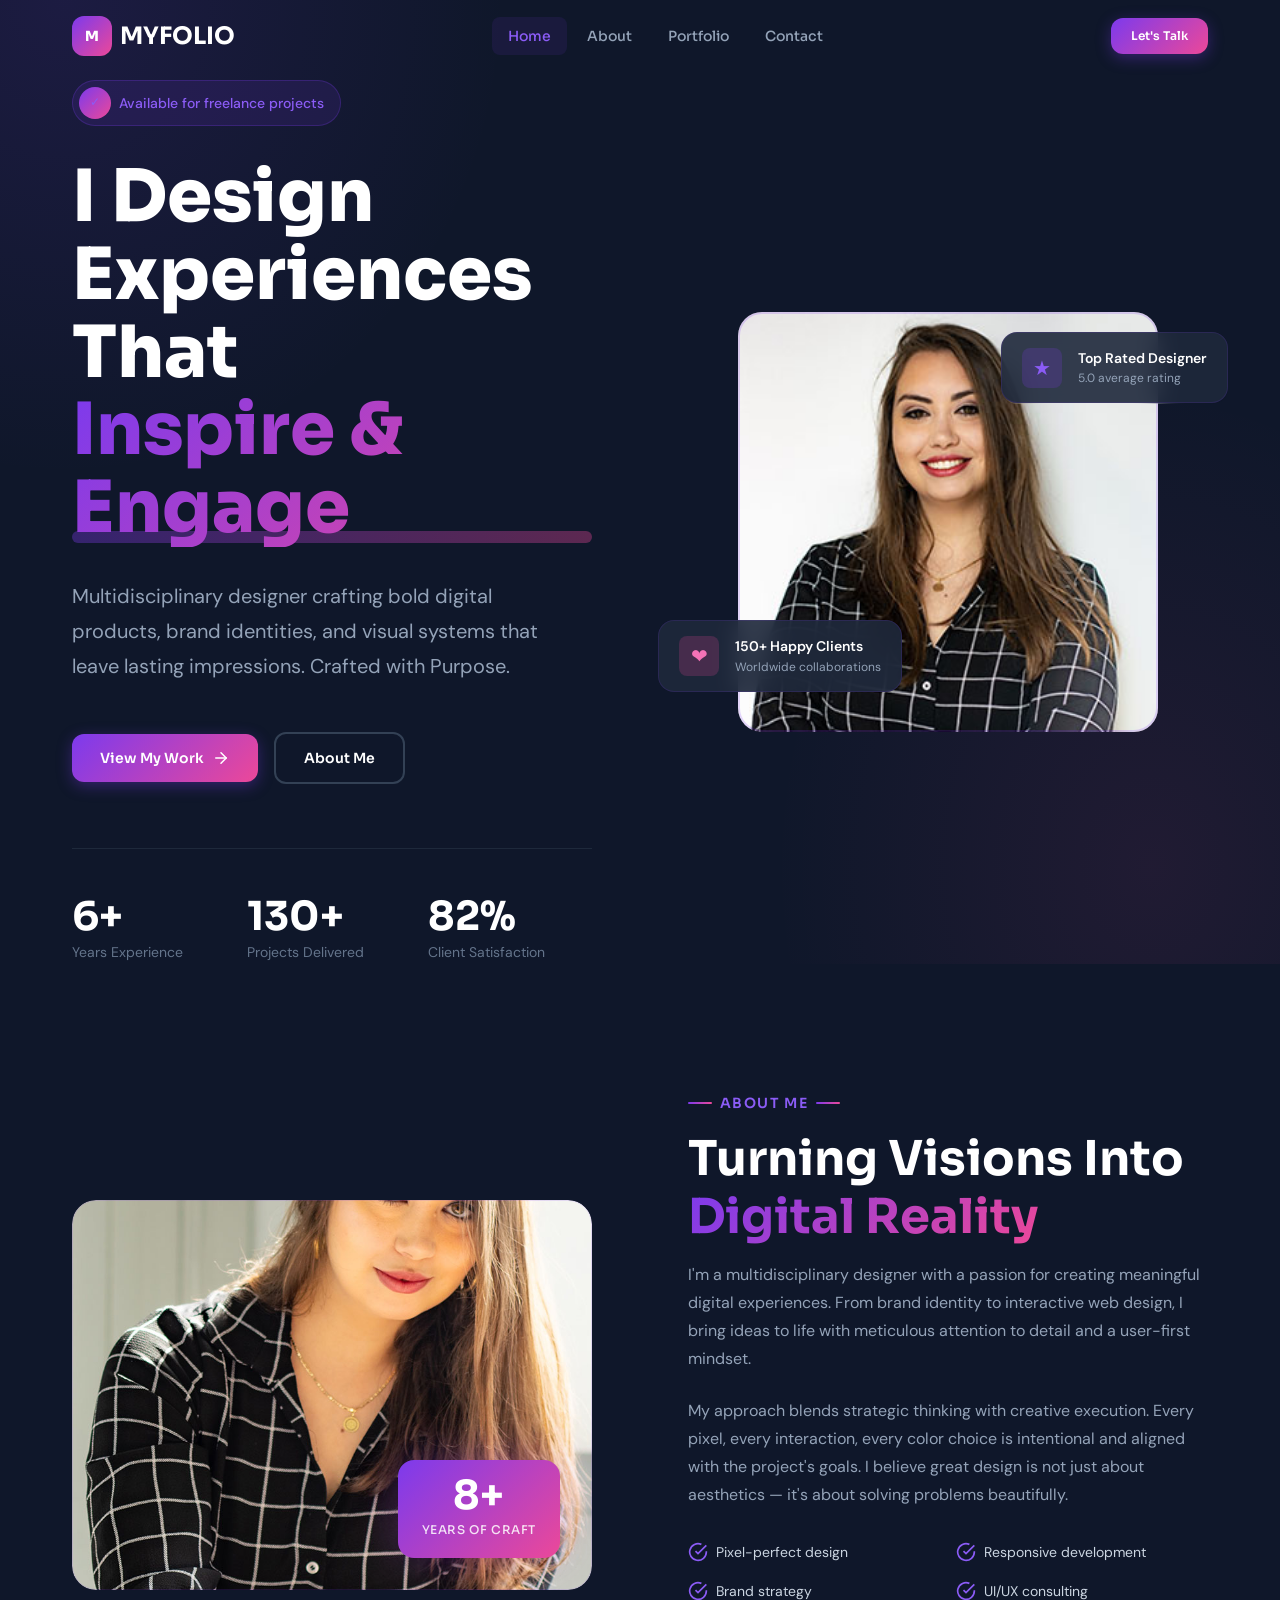
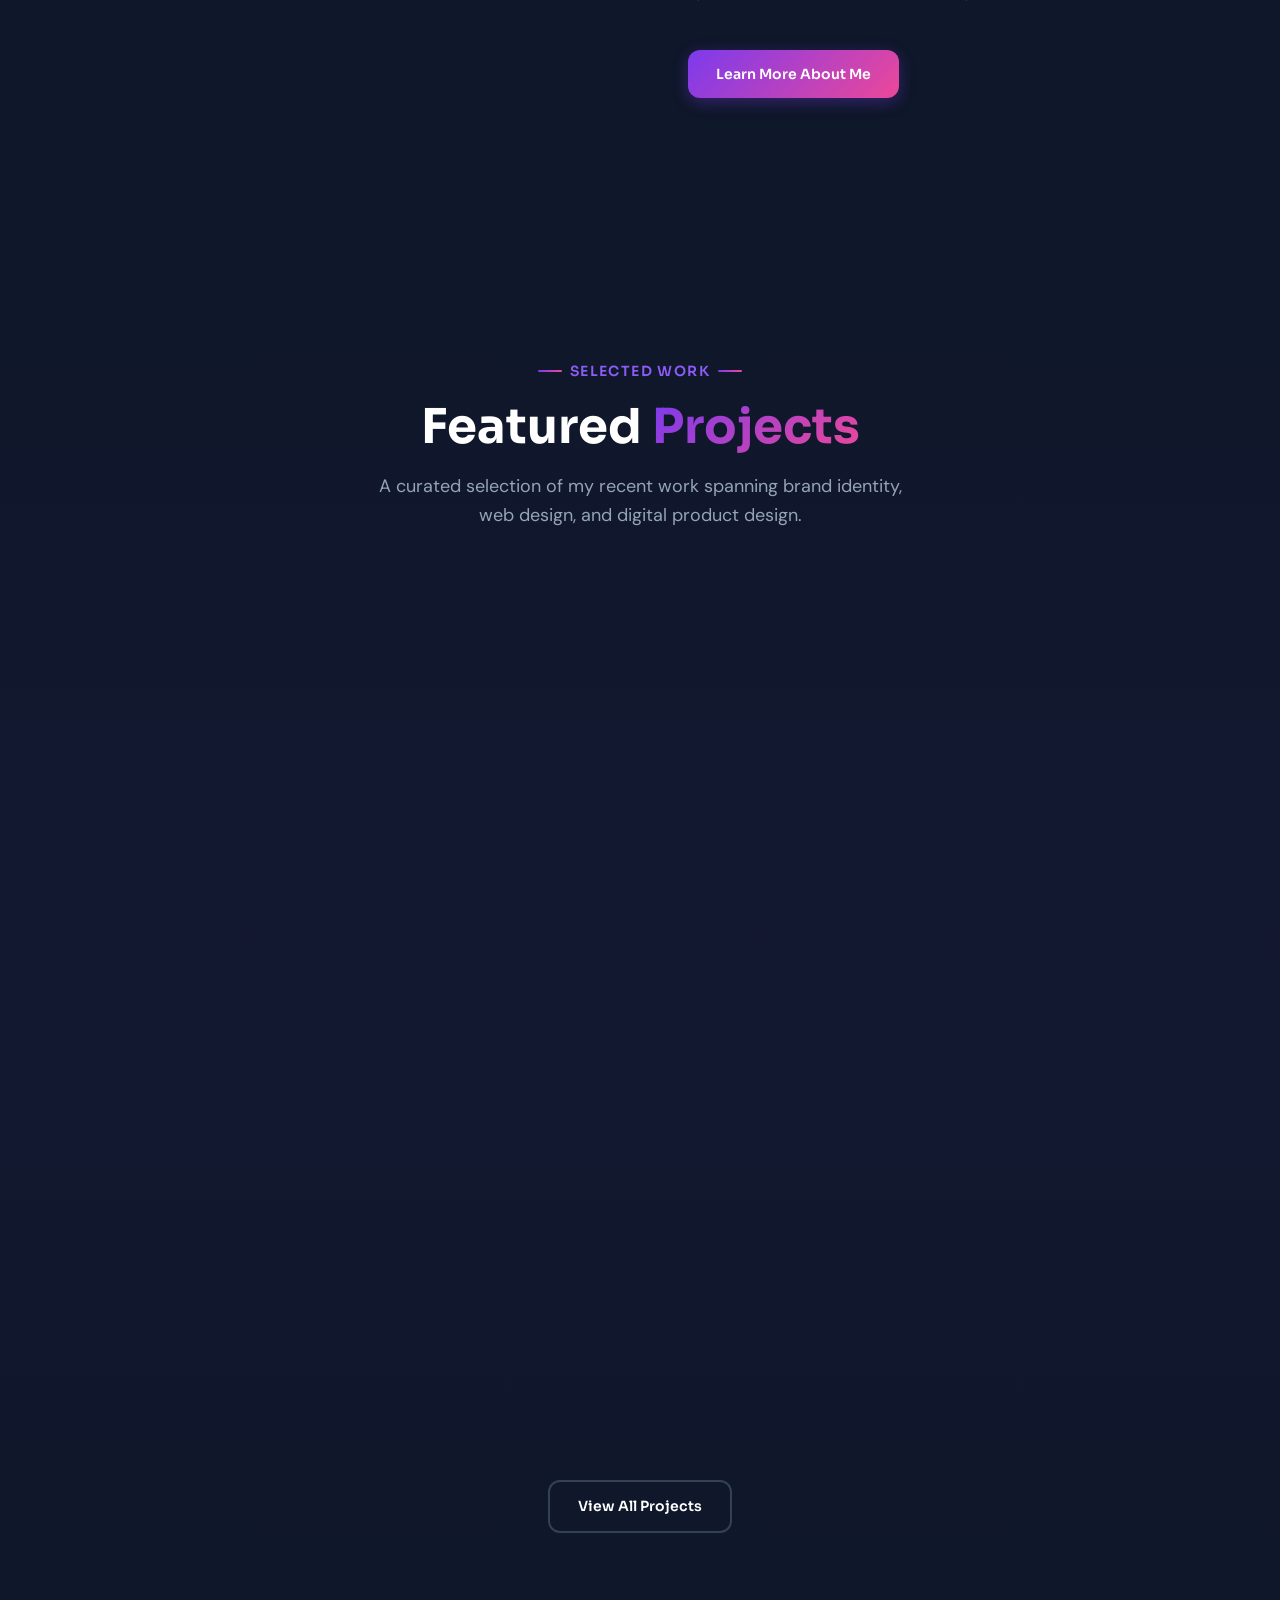
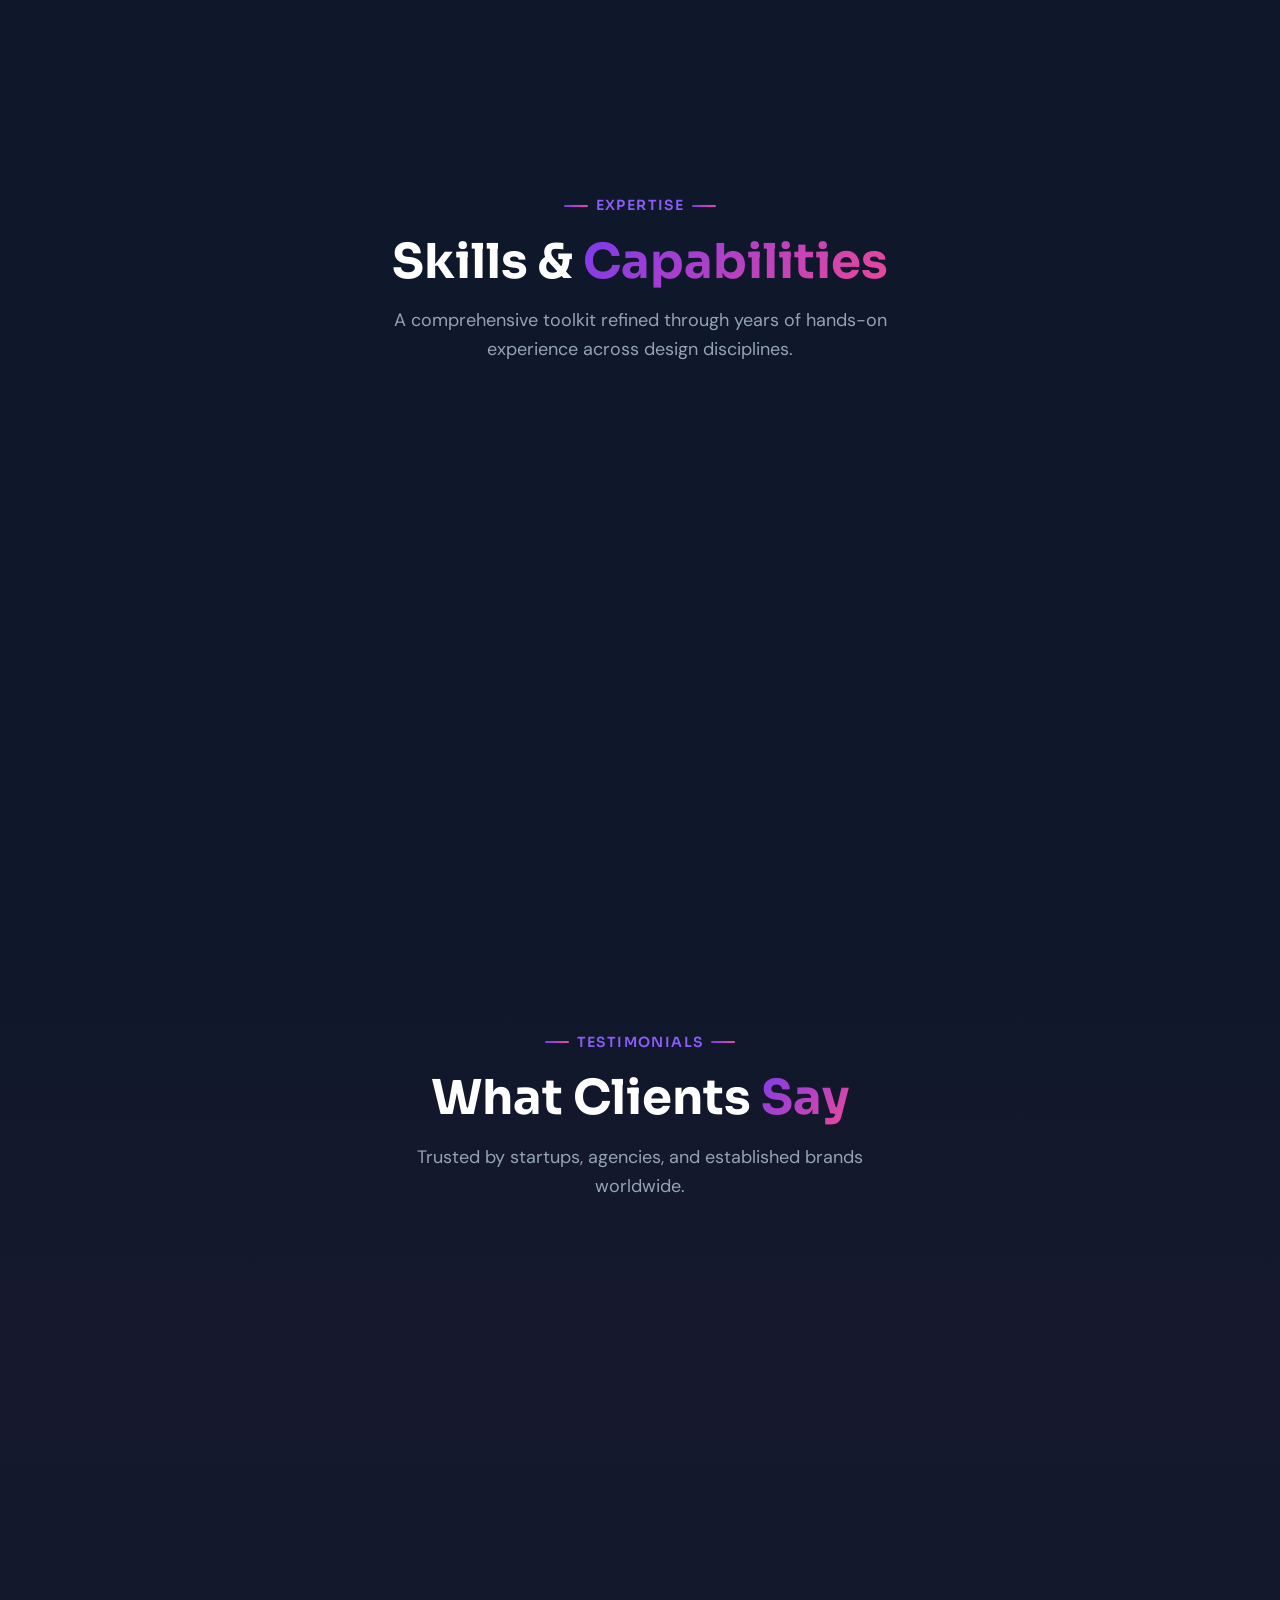
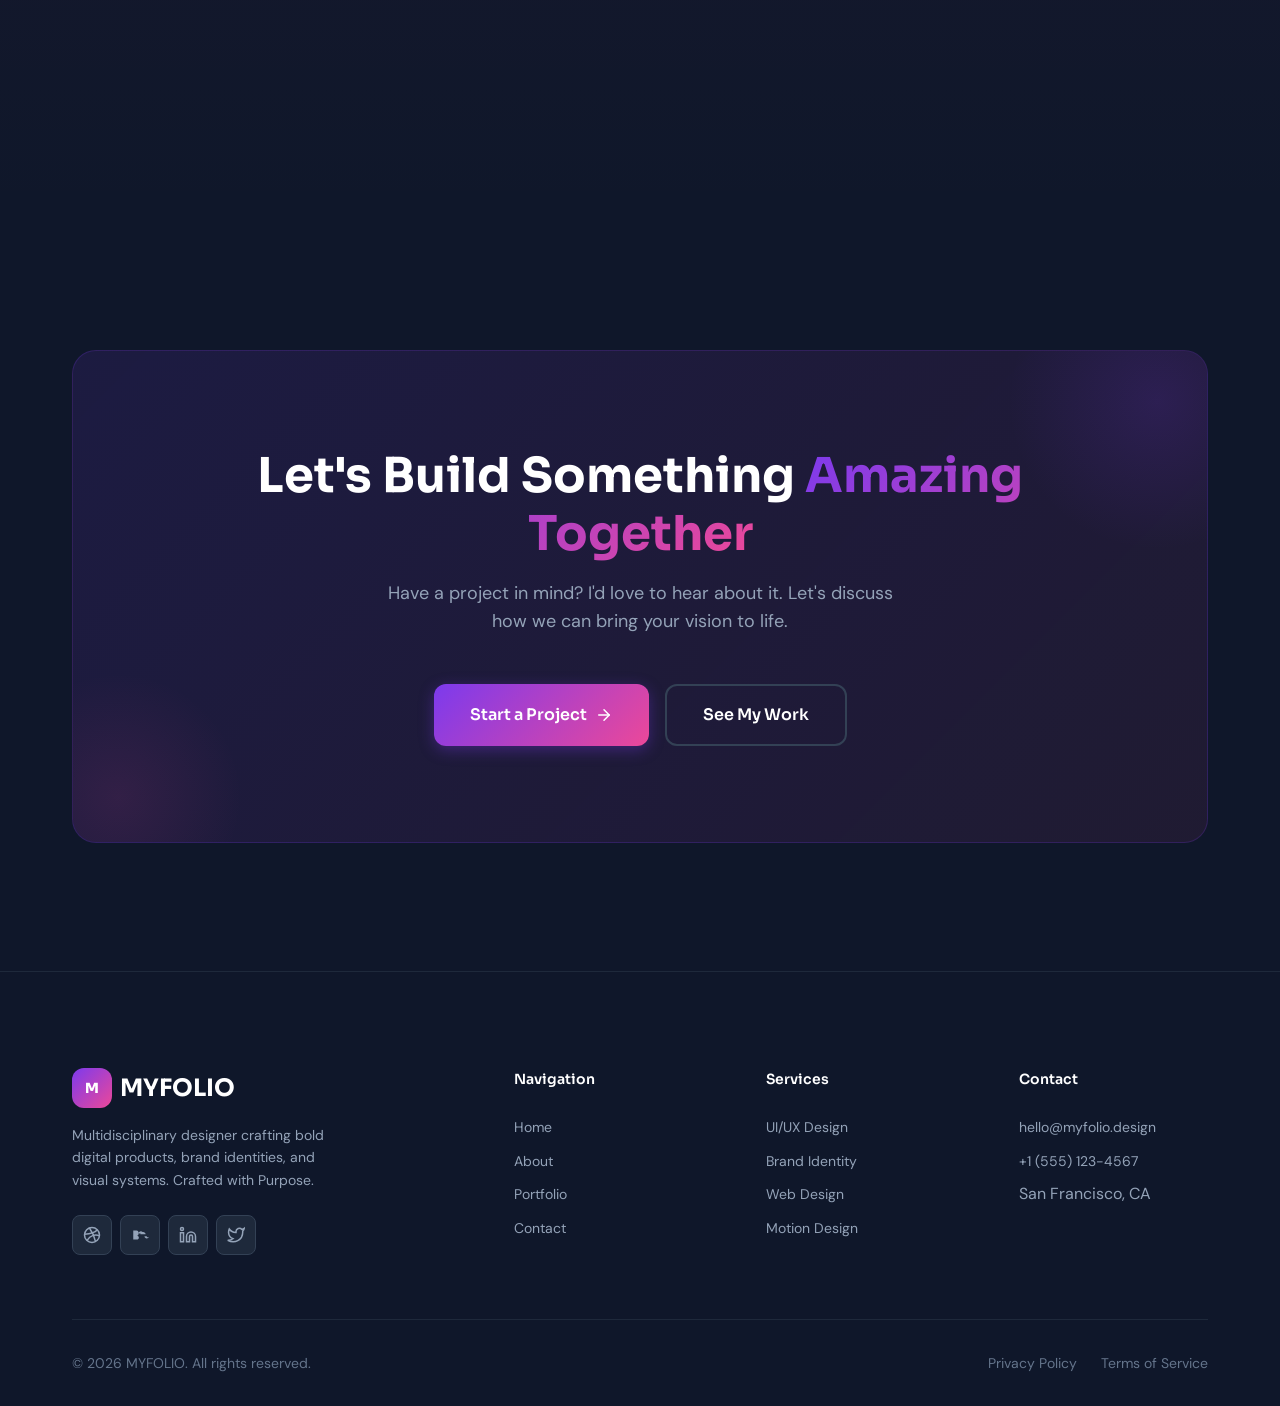
<file: index.html>
<!DOCTYPE html>
<html lang="en">
<head>
  <meta charset="UTF-8">
  <meta name="viewport" content="width=device-width, initial-scale=1.0">
  <title>MYFOLIO — Crafted with Purpose</title>
  <meta name="description" content="MYFOLIO — Personal portfolio showcasing creative design, branding, and digital experiences. Crafted with Purpose.">
  <link rel="preconnect" href="https://fonts.googleapis.com">
  <link rel="preconnect" href="https://fonts.gstatic.com" crossorigin>
  <link href="https://fonts.googleapis.com/css2?family=DM+Sans:wght@400;500;600;700&family=Sora:wght@400;500;600;700;800&display=swap" rel="stylesheet">
  <link rel="stylesheet" href="assets/css/style.css">
</head>
<body>

  <!-- ===== HEADER ===== -->
  <header class="header">
    <div class="container">
      <a href="index.html" class="logo">
        <div class="logo-icon">M</div>
        <span>MYFOLIO</span>
      </a>
      <nav class="nav-links">
        <a href="index.html" class="active">Home</a>
        <a href="about.html">About</a>
        <a href="portfolio.html">Portfolio</a>
        <a href="contact.html">Contact</a>
      </nav>
      <a href="contact.html" class="btn btn-primary btn-sm nav-cta">Let's Talk</a>
      <div class="nav-toggle">
        <span></span>
        <span></span>
        <span></span>
      </div>
    </div>
  </header>

  <!-- ===== HERO ===== -->
  <section class="hero" id="home">
    <div class="container">
      <div class="hero-content">
        <div class="hero-badge">
          <div class="hero-badge-dot">&#10003;</div>
          Available for freelance projects
        </div>
        <h1 class="hero-title">
          <span class="line">I Design</span>
          <span class="line">Experiences That</span>
          <span class="line"><span class="highlight text-gradient">Inspire & Engage</span></span>
        </h1>
        <p class="hero-description">
          Multidisciplinary designer crafting bold digital products, brand identities,
          and visual systems that leave lasting impressions. Crafted with Purpose.
        </p>
        <div class="hero-actions">
          <a href="portfolio.html" class="btn btn-primary">
            <span>View My Work</span>
            <svg width="18" height="18" viewBox="0 0 24 24" fill="none" stroke="currentColor" stroke-width="2" stroke-linecap="round" stroke-linejoin="round"><line x1="5" y1="12" x2="19" y2="12"/><polyline points="12 5 19 12 12 19"/></svg>
          </a>
          <a href="about.html" class="btn btn-outline">About Me</a>
        </div>
        <div class="hero-stats">
          <div>
            <div class="hero-stat-number" data-count="8" data-suffix="+">0+</div>
            <div class="hero-stat-label">Years Experience</div>
          </div>
          <div>
            <div class="hero-stat-number" data-count="150" data-suffix="+">0+</div>
            <div class="hero-stat-label">Projects Delivered</div>
          </div>
          <div>
            <div class="hero-stat-number" data-count="95" data-suffix="%">0%</div>
            <div class="hero-stat-label">Client Satisfaction</div>
          </div>
        </div>
      </div>
      <div class="hero-image">
        <div class="hero-image-wrapper">
          <img src="assets/img/profile-pic.jpg" alt="MYFOLIO Designer Portrait">
          <div class="hero-image-glow"></div>
        </div>
        <div class="hero-float-card hero-float-card--top">
          <div class="hero-float-card-icon hero-float-card-icon--purple">&#9733;</div>
          <div>
            <div class="hero-float-card-text">Top Rated Designer</div>
            <div class="hero-float-card-sub">5.0 average rating</div>
          </div>
        </div>
        <div class="hero-float-card hero-float-card--bottom">
          <div class="hero-float-card-icon hero-float-card-icon--pink">&#10084;</div>
          <div>
            <div class="hero-float-card-text">150+ Happy Clients</div>
            <div class="hero-float-card-sub">Worldwide collaborations</div>
          </div>
        </div>
      </div>
    </div>
  </section>

  <!-- ===== ABOUT (Home) ===== -->
  <section class="about-section section" id="about">
    <div class="container">
      <div class="about-grid">
        <div class="about-image reveal-left">
          <img src="assets/img/about-us.jpg" alt="Designer at work in the studio">
          <div class="about-exp-badge">
            <span class="number">8+</span>
            <span class="label">Years of Craft</span>
          </div>
        </div>
        <div class="about-content">
          <div class="section-label reveal">About Me</div>
          <h2 class="section-title reveal">Turning Visions Into <span class="text-gradient">Digital Reality</span></h2>
          <p class="about-text reveal">
            I'm a multidisciplinary designer with a passion for creating meaningful digital experiences.
            From brand identity to interactive web design, I bring ideas to life with meticulous attention
            to detail and a user-first mindset.
          </p>
          <p class="about-text reveal">
            My approach blends strategic thinking with creative execution. Every pixel, every interaction,
            every color choice is intentional and aligned with the project's goals. I believe great design
            is not just about aesthetics — it's about solving problems beautifully.
          </p>
          <div class="about-features reveal">
            <div class="about-feature">
              <svg class="about-feature-icon" viewBox="0 0 24 24" fill="none" stroke="currentColor" stroke-width="2"><path d="M22 11.08V12a10 10 0 1 1-5.93-9.14"/><polyline points="22 4 12 14.01 9 11.01"/></svg>
              <span>Pixel-perfect design</span>
            </div>
            <div class="about-feature">
              <svg class="about-feature-icon" viewBox="0 0 24 24" fill="none" stroke="currentColor" stroke-width="2"><path d="M22 11.08V12a10 10 0 1 1-5.93-9.14"/><polyline points="22 4 12 14.01 9 11.01"/></svg>
              <span>Responsive development</span>
            </div>
            <div class="about-feature">
              <svg class="about-feature-icon" viewBox="0 0 24 24" fill="none" stroke="currentColor" stroke-width="2"><path d="M22 11.08V12a10 10 0 1 1-5.93-9.14"/><polyline points="22 4 12 14.01 9 11.01"/></svg>
              <span>Brand strategy</span>
            </div>
            <div class="about-feature">
              <svg class="about-feature-icon" viewBox="0 0 24 24" fill="none" stroke="currentColor" stroke-width="2"><path d="M22 11.08V12a10 10 0 1 1-5.93-9.14"/><polyline points="22 4 12 14.01 9 11.01"/></svg>
              <span>UI/UX consulting</span>
            </div>
          </div>
          <a href="about.html" class="btn btn-primary reveal">Learn More About Me</a>
        </div>
      </div>
    </div>
  </section>

  <!-- ===== PORTFOLIO (Home) ===== -->
  <section class="portfolio-section section" id="portfolio">
    <div class="container">
      <div class="section-header">
        <div class="section-label reveal">Selected Work</div>
        <h2 class="section-title reveal">Featured <span class="text-gradient">Projects</span></h2>
        <p class="section-subtitle reveal">A curated selection of my recent work spanning brand identity, web design, and digital product design.</p>
      </div>
      <div class="portfolio-grid stagger">
        <div class="portfolio-card">
          <div class="portfolio-card-image">
            <img src="assets/img/portfolio-1.jpg" alt="Nova Brand Identity project">
            <div class="portfolio-card-overlay">
              <a href="portfolio.html" class="btn btn-primary btn-sm">View Project</a>
            </div>
          </div>
          <div class="portfolio-card-body">
            <div class="portfolio-card-category">Brand Identity</div>
            <h3 class="portfolio-card-title">Nova Brand Identity</h3>
            <p class="portfolio-card-desc">Complete brand system for a tech startup including logo, color palette, and guidelines.</p>
          </div>
        </div>
        <div class="portfolio-card">
          <div class="portfolio-card-image">
            <img src="assets/img/portfolio-2.jpg" alt="EcoTrack Dashboard project">
            <div class="portfolio-card-overlay">
              <a href="portfolio.html" class="btn btn-primary btn-sm">View Project</a>
            </div>
          </div>
          <div class="portfolio-card-body">
            <div class="portfolio-card-category">Web Design</div>
            <h3 class="portfolio-card-title">EcoTrack Dashboard</h3>
            <p class="portfolio-card-desc">Sustainability tracking dashboard with real-time data visualization and reporting tools.</p>
          </div>
        </div>
        <div class="portfolio-card">
          <div class="portfolio-card-image">
            <img src="assets/img/portfolio-3.jpg" alt="Bloom App Design project">
            <div class="portfolio-card-overlay">
              <a href="portfolio.html" class="btn btn-primary btn-sm">View Project</a>
            </div>
          </div>
          <div class="portfolio-card-body">
            <div class="portfolio-card-category">UI/UX Design</div>
            <h3 class="portfolio-card-title">Bloom App Design</h3>
            <p class="portfolio-card-desc">Mindfulness and wellness mobile app with calming interface and intuitive navigation.</p>
          </div>
        </div>
        <div class="portfolio-card">
          <div class="portfolio-card-image">
            <img src="assets/img/portfolio-4.jpg" alt="Artisan E-Commerce project">
            <div class="portfolio-card-overlay">
              <a href="portfolio.html" class="btn btn-primary btn-sm">View Project</a>
            </div>
          </div>
          <div class="portfolio-card-body">
            <div class="portfolio-card-category">E-Commerce</div>
            <h3 class="portfolio-card-title">Artisan E-Commerce</h3>
            <p class="portfolio-card-desc">Premium handcrafted goods marketplace with rich product storytelling and seamless checkout.</p>
          </div>
        </div>
        <div class="portfolio-card">
          <div class="portfolio-card-image">
            <img src="assets/img/portfolio-5.jpg" alt="Pulse Analytics project">
            <div class="portfolio-card-overlay">
              <a href="portfolio.html" class="btn btn-primary btn-sm">View Project</a>
            </div>
          </div>
          <div class="portfolio-card-body">
            <div class="portfolio-card-category">Product Design</div>
            <h3 class="portfolio-card-title">Pulse Analytics</h3>
            <p class="portfolio-card-desc">Business intelligence platform with intuitive data exploration and custom report builder.</p>
          </div>
        </div>
        <div class="portfolio-card">
          <div class="portfolio-card-image">
            <img src="assets/img/portfolio-6.jpg" alt="Voxel Studio project">
            <div class="portfolio-card-overlay">
              <a href="portfolio.html" class="btn btn-primary btn-sm">View Project</a>
            </div>
          </div>
          <div class="portfolio-card-body">
            <div class="portfolio-card-category">Motion Design</div>
            <h3 class="portfolio-card-title">Voxel Studio</h3>
            <p class="portfolio-card-desc">Creative studio website with 3D elements, micro-animations, and immersive scroll experience.</p>
          </div>
        </div>
      </div>
      <div class="text-center" style="margin-top: var(--spacing-3xl);">
        <a href="portfolio.html" class="btn btn-outline reveal">View All Projects</a>
      </div>
    </div>
  </section>

  <!-- ===== SKILLS ===== -->
  <section class="skills-section section" id="skills">
    <div class="container">
      <div class="section-header">
        <div class="section-label reveal">Expertise</div>
        <h2 class="section-title reveal">Skills & <span class="text-gradient">Capabilities</span></h2>
        <p class="section-subtitle reveal">A comprehensive toolkit refined through years of hands-on experience across design disciplines.</p>
      </div>
      <div class="skills-grid stagger">
        <div class="skill-card">
          <div class="skill-card-icon">&#9998;</div>
          <h3 class="skill-card-title">UI/UX Design</h3>
          <p class="skill-card-desc">User-centered interfaces with intuitive navigation and delightful interactions.</p>
          <div class="skill-bar-container">
            <div class="skill-bar-label"><span>Proficiency</span><span>95%</span></div>
            <div class="skill-bar"><div class="skill-bar-fill" data-width="95%"></div></div>
          </div>
        </div>
        <div class="skill-card">
          <div class="skill-card-icon">&#9733;</div>
          <h3 class="skill-card-title">Brand Identity</h3>
          <p class="skill-card-desc">Memorable brand systems from logos to comprehensive style guides and voice.</p>
          <div class="skill-bar-container">
            <div class="skill-bar-label"><span>Proficiency</span><span>90%</span></div>
            <div class="skill-bar"><div class="skill-bar-fill" data-width="90%"></div></div>
          </div>
        </div>
        <div class="skill-card">
          <div class="skill-card-icon">&#9881;</div>
          <h3 class="skill-card-title">Web Development</h3>
          <p class="skill-card-desc">Clean, performant front-end code with modern HTML, CSS, and JavaScript.</p>
          <div class="skill-bar-container">
            <div class="skill-bar-label"><span>Proficiency</span><span>85%</span></div>
            <div class="skill-bar"><div class="skill-bar-fill" data-width="85%"></div></div>
          </div>
        </div>
        <div class="skill-card">
          <div class="skill-card-icon">&#9883;</div>
          <h3 class="skill-card-title">Motion Design</h3>
          <p class="skill-card-desc">Engaging animations and micro-interactions that bring interfaces to life.</p>
          <div class="skill-bar-container">
            <div class="skill-bar-label"><span>Proficiency</span><span>80%</span></div>
            <div class="skill-bar"><div class="skill-bar-fill" data-width="80%"></div></div>
          </div>
        </div>
      </div>
    </div>
  </section>

  <!-- ===== TESTIMONIALS ===== -->
  <section class="testimonials-section section" id="testimonials">
    <div class="container">
      <div class="section-header">
        <div class="section-label reveal">Testimonials</div>
        <h2 class="section-title reveal">What Clients <span class="text-gradient">Say</span></h2>
        <p class="section-subtitle reveal">Trusted by startups, agencies, and established brands worldwide.</p>
      </div>
      <div class="testimonials-slider stagger">
        <div class="testimonial-card">
          <div class="testimonial-quote">&#8220;</div>
          <p class="testimonial-text">
            Exceptional design quality and an incredible eye for detail. The project was delivered
            ahead of schedule and exceeded all expectations. A true creative partner.
          </p>
          <div class="testimonial-author">
            <img src="assets/img/testimonial-1.jpg" alt="Sarah Mitchell" class="testimonial-avatar">
            <div>
              <div class="testimonial-author-name">Sarah Mitchell</div>
              <div class="testimonial-author-role">CEO, NovaTech</div>
              <div class="testimonial-rating">
                <span>&#9733;</span><span>&#9733;</span><span>&#9733;</span><span>&#9733;</span><span>&#9733;</span>
              </div>
            </div>
          </div>
        </div>
        <div class="testimonial-card">
          <div class="testimonial-quote">&#8220;</div>
          <p class="testimonial-text">
            The rebrand transformed our entire market presence. Customer engagement increased by 40%
            within the first month. Couldn't recommend more highly.
          </p>
          <div class="testimonial-author">
            <img src="assets/img/testimonial-2.jpg" alt="James Rodriguez" class="testimonial-avatar">
            <div>
              <div class="testimonial-author-name">James Rodriguez</div>
              <div class="testimonial-author-role">Founder, EcoTrack</div>
              <div class="testimonial-rating">
                <span>&#9733;</span><span>&#9733;</span><span>&#9733;</span><span>&#9733;</span><span>&#9733;</span>
              </div>
            </div>
          </div>
        </div>
        <div class="testimonial-card">
          <div class="testimonial-quote">&#8220;</div>
          <p class="testimonial-text">
            Professional, creative, and deeply committed to getting the details right. The app design
            received outstanding feedback from our beta users and investors alike.
          </p>
          <div class="testimonial-author">
            <img src="assets/img/testimonial-3.jpg" alt="Emily Chen" class="testimonial-avatar">
            <div>
              <div class="testimonial-author-name">Emily Chen</div>
              <div class="testimonial-author-role">CTO, Bloom Health</div>
              <div class="testimonial-rating">
                <span>&#9733;</span><span>&#9733;</span><span>&#9733;</span><span>&#9733;</span><span>&#9733;</span>
              </div>
            </div>
          </div>
        </div>
      </div>
    </div>
  </section>

  <!-- ===== CONTACT CTA ===== -->
  <section class="contact-cta-section" id="contact">
    <div class="container">
      <div class="contact-cta-card reveal">
        <h2 class="section-title">Let's Build Something <span class="text-gradient">Amazing Together</span></h2>
        <p class="section-subtitle">Have a project in mind? I'd love to hear about it. Let's discuss how we can bring your vision to life.</p>
        <div style="display: flex; gap: var(--spacing-md); justify-content: center; flex-wrap: wrap; position: relative; z-index: 1;">
          <a href="contact.html" class="btn btn-primary btn-lg">
            Start a Project
            <svg width="18" height="18" viewBox="0 0 24 24" fill="none" stroke="currentColor" stroke-width="2" stroke-linecap="round" stroke-linejoin="round"><line x1="5" y1="12" x2="19" y2="12"/><polyline points="12 5 19 12 12 19"/></svg>
          </a>
          <a href="portfolio.html" class="btn btn-outline btn-lg">See My Work</a>
        </div>
      </div>
    </div>
  </section>

  <!-- ===== FOOTER ===== -->
  <footer class="footer">
    <div class="container">
      <div class="footer-grid">
        <div class="footer-brand">
          <a href="index.html" class="logo">
            <div class="logo-icon">M</div>
            <span>MYFOLIO</span>
          </a>
          <p class="footer-brand-desc">
            Multidisciplinary designer crafting bold digital products, brand identities, and visual systems. Crafted with Purpose.
          </p>
          <div class="footer-social">
            <a href="#" aria-label="Dribbble">
              <svg width="18" height="18" viewBox="0 0 24 24" fill="none" stroke="currentColor" stroke-width="2"><circle cx="12" cy="12" r="10"/><path d="M8.56 2.75c4.37 6.03 6.02 9.42 8.03 17.72m2.54-15.38c-3.72 4.35-8.94 5.66-16.88 5.85m19.5 1.9c-3.5-.93-6.63-.82-8.94 0-2.58.92-5.01 2.86-7.44 6.32"/></svg>
            </a>
            <a href="#" aria-label="Behance">
              <svg width="18" height="18" viewBox="0 0 24 24" fill="currentColor"><path d="M7.5 11c1.38 0 2.5-1.12 2.5-2.5S8.88 6 7.5 6H3v5h4.5zM3 18h5c1.38 0 2.5-1.12 2.5-2.5S9.38 13 8 13H3v5zm11-7h5.5c-.17-1.72-1.49-3-3.25-3S12.67 9.28 12.5 11zM3 13h4.5c1.38 0 2.5-1.12 2.5-2.5S8.88 8 7.5 8H3v5zm13.5-3c-.17-1.72-1.49-3-3.25-3s-3.25 1.28-3.5 3h6.75zm1.5 2h6v1.5c0 .83-.67 1.5-1.5 1.5s-1.5-.67-1.5-1.5h-3c0 1.66 1.34 3 3 3s3-1.34 3-3V12z"/></svg>
            </a>
            <a href="#" aria-label="LinkedIn">
              <svg width="18" height="18" viewBox="0 0 24 24" fill="none" stroke="currentColor" stroke-width="2"><path d="M16 8a6 6 0 0 1 6 6v7h-4v-7a2 2 0 0 0-2-2 2 2 0 0 0-2 2v7h-4v-7a6 6 0 0 1 6-6z"/><rect x="2" y="9" width="4" height="12"/><circle cx="4" cy="4" r="2"/></svg>
            </a>
            <a href="#" aria-label="Twitter">
              <svg width="18" height="18" viewBox="0 0 24 24" fill="none" stroke="currentColor" stroke-width="2"><path d="M23 3a10.9 10.9 0 0 1-3.14 1.53 4.48 4.48 0 0 0-7.86 3v1A10.66 10.66 0 0 1 3 4s-4 9 5 13a11.64 11.64 0 0 1-7 2c9 5 20 0 20-11.5a4.5 4.5 0 0 0-.08-.83A7.72 7.72 0 0 0 23 3z"/></svg>
            </a>
          </div>
        </div>
        <div class="footer-col">
          <h4 class="footer-col-title">Navigation</h4>
          <ul>
            <li><a href="index.html">Home</a></li>
            <li><a href="about.html">About</a></li>
            <li><a href="portfolio.html">Portfolio</a></li>
            <li><a href="contact.html">Contact</a></li>
          </ul>
        </div>
        <div class="footer-col">
          <h4 class="footer-col-title">Services</h4>
          <ul>
            <li><a href="portfolio.html">UI/UX Design</a></li>
            <li><a href="portfolio.html">Brand Identity</a></li>
            <li><a href="portfolio.html">Web Design</a></li>
            <li><a href="portfolio.html">Motion Design</a></li>
          </ul>
        </div>
        <div class="footer-col">
          <h4 class="footer-col-title">Contact</h4>
          <ul>
            <li><a href="mailto:hello@myfolio.design">hello@myfolio.design</a></li>
            <li><a href="tel:+15551234567">+1 (555) 123-4567</a></li>
            <li><span style="color: var(--color-dark-400);">San Francisco, CA</span></li>
          </ul>
        </div>
      </div>
      <div class="footer-bottom">
        <p class="footer-bottom-text">&copy; 2026 MYFOLIO. All rights reserved.</p>
        <div class="footer-bottom-links">
          <a href="#">Privacy Policy</a>
          <a href="#">Terms of Service</a>
        </div>
      </div>
    </div>
  </footer>

  <!-- Scroll to Top -->
  <button class="scroll-top" aria-label="Scroll to top">
    <svg width="20" height="20" viewBox="0 0 24 24" fill="none" stroke="currentColor" stroke-width="2.5" stroke-linecap="round" stroke-linejoin="round"><polyline points="18 15 12 9 6 15"/></svg>
  </button>

  <script src="assets/js/main.js"></script>
</body>
</html>
</file>
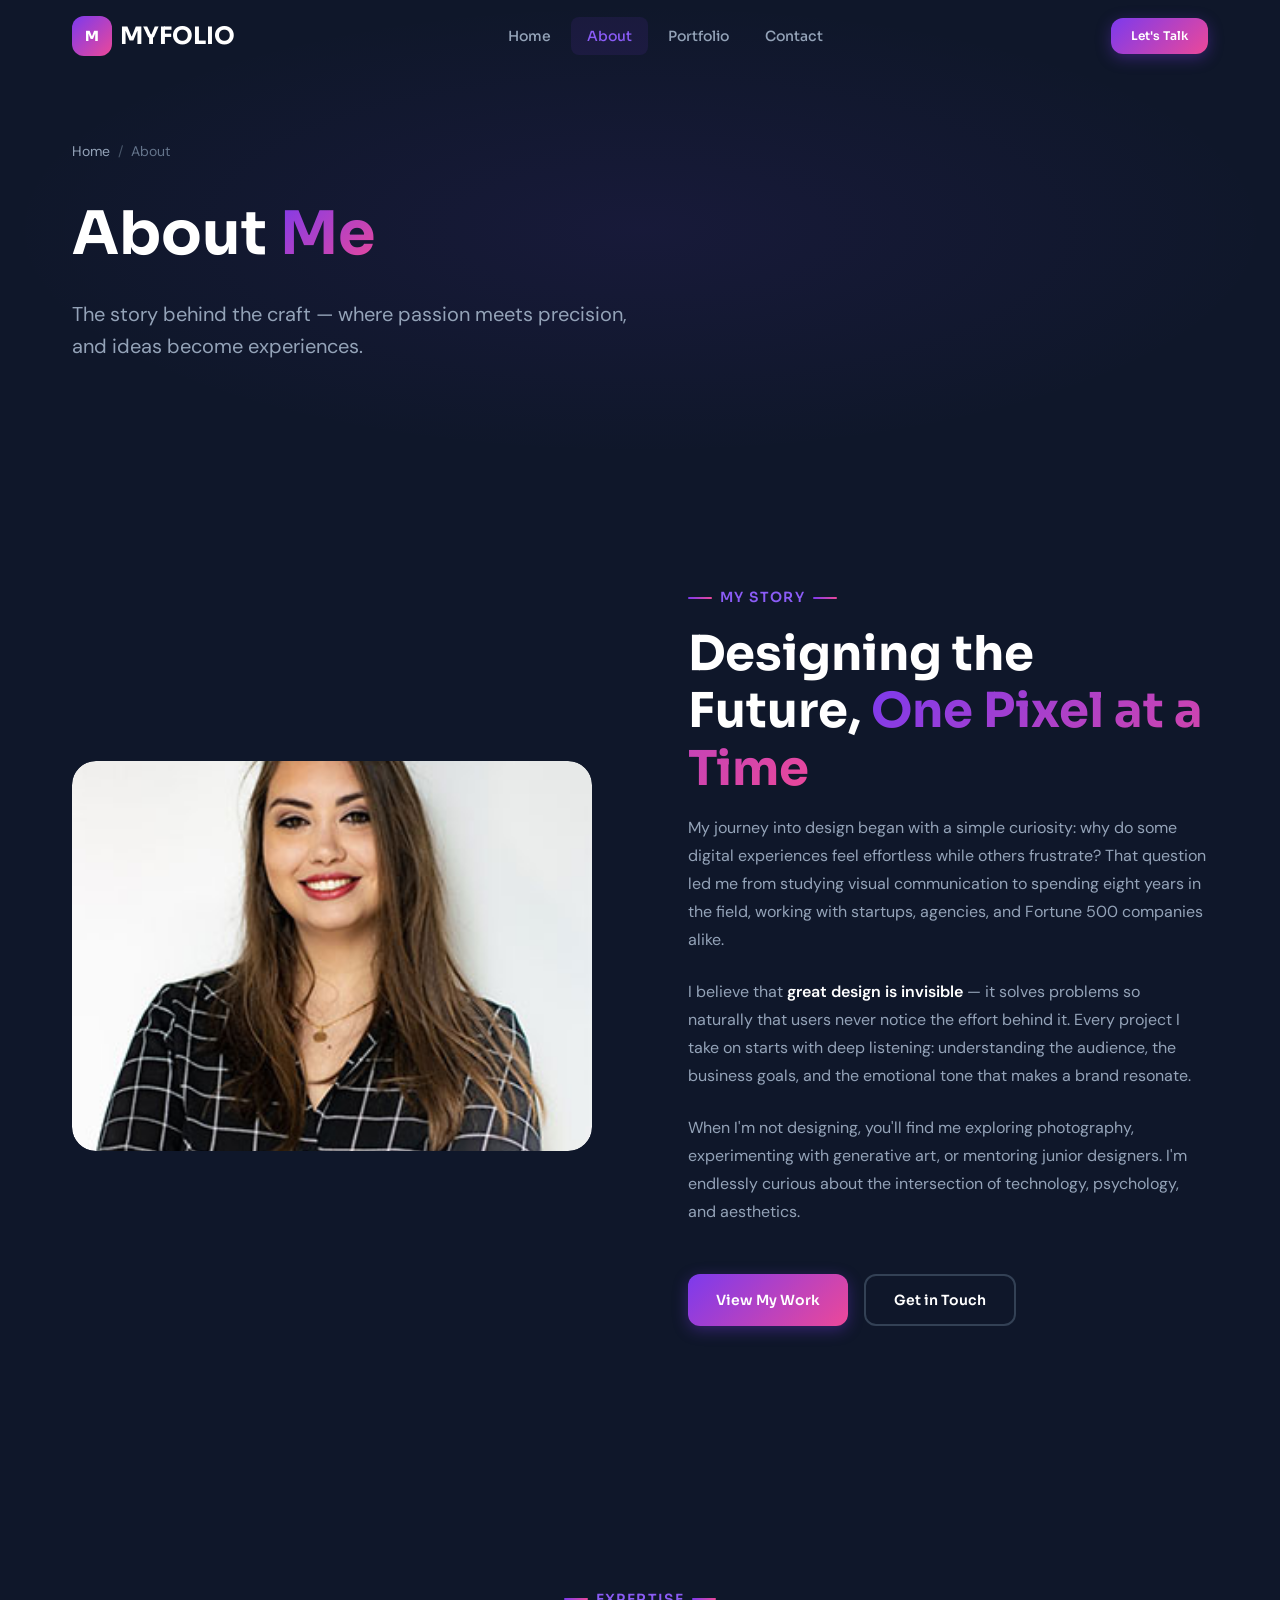
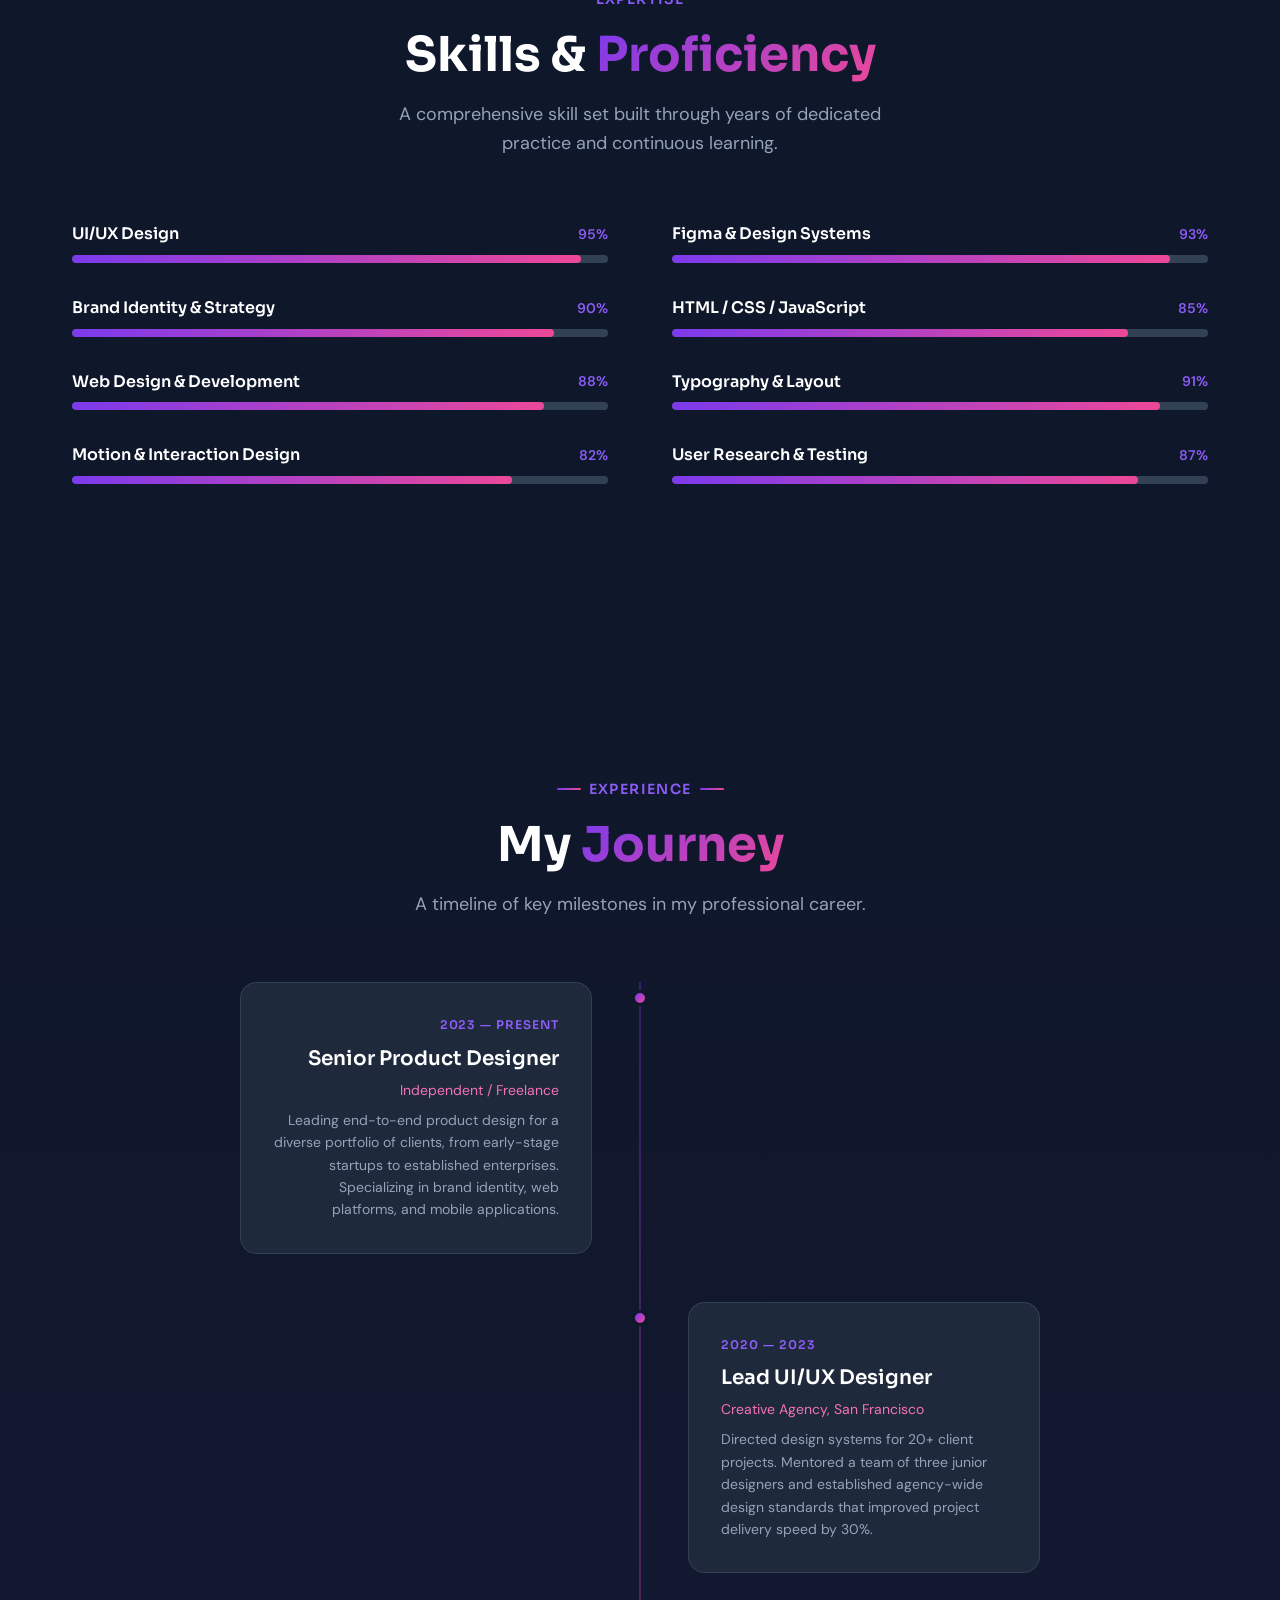
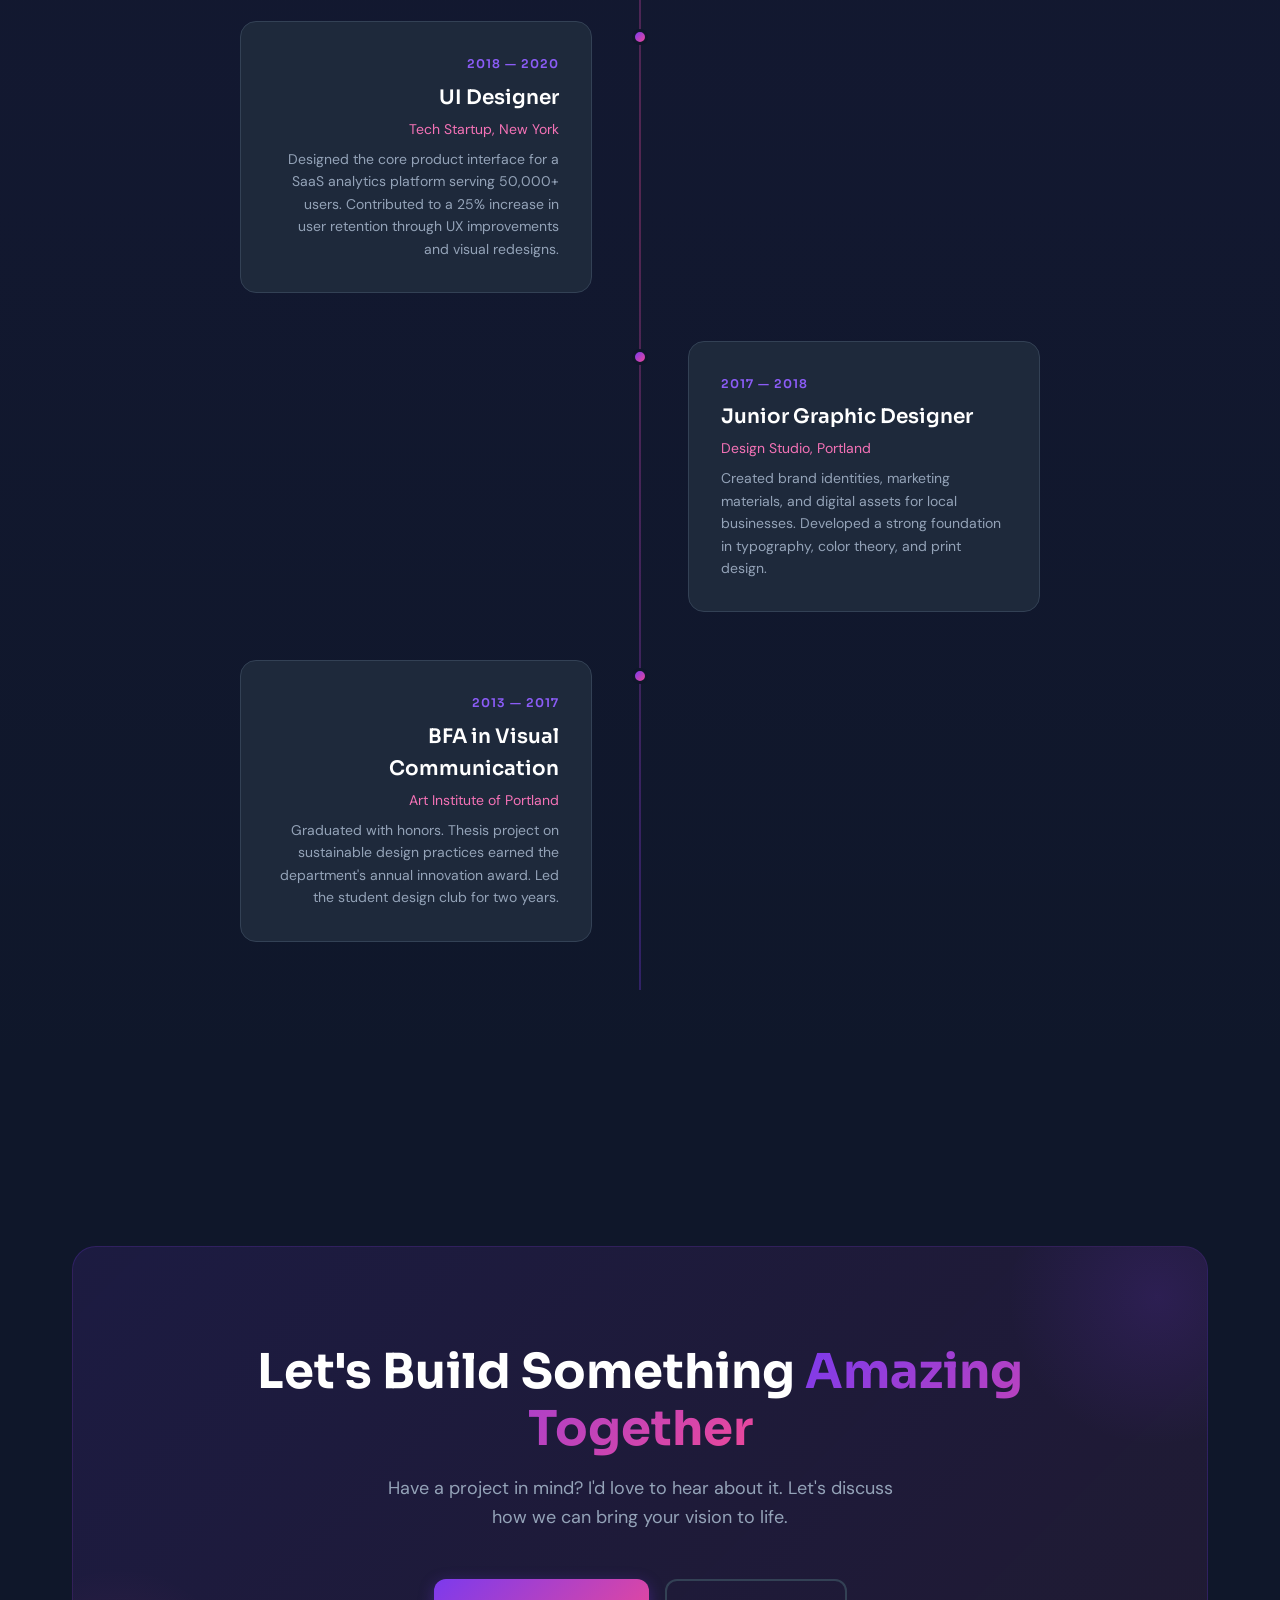
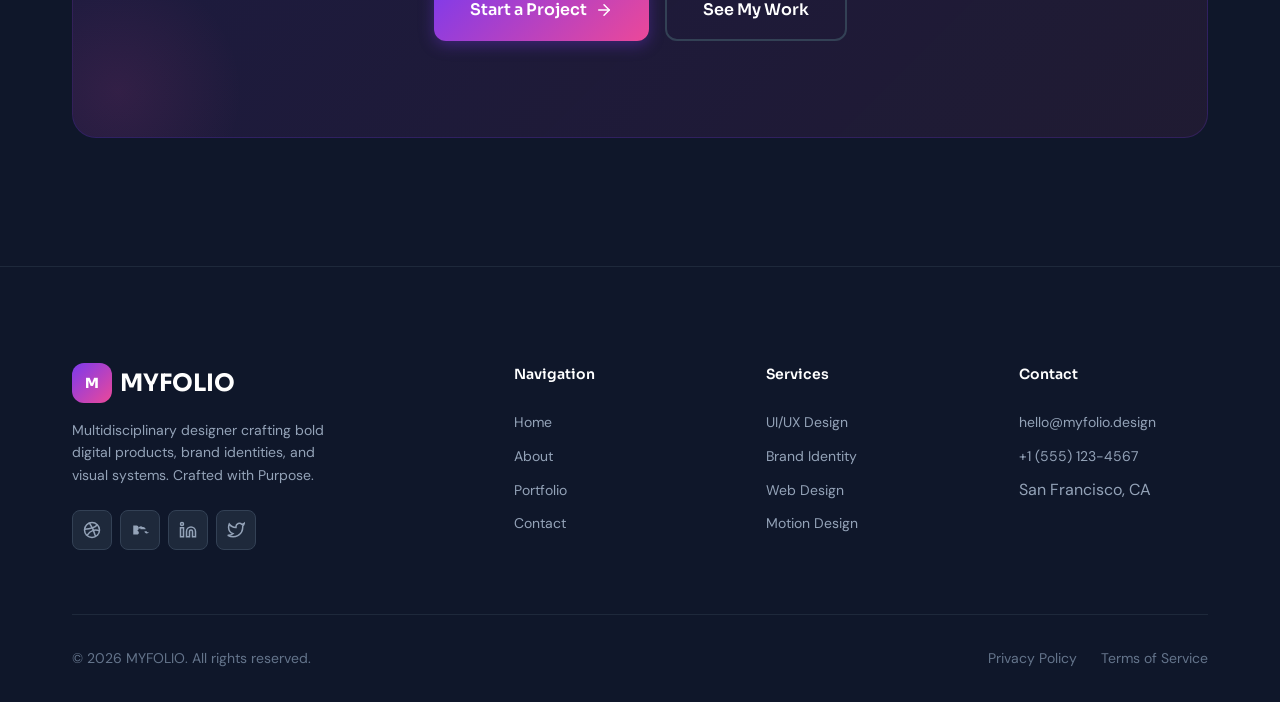
<file: about.html>
<!DOCTYPE html>
<html lang="en">
<head>
  <meta charset="UTF-8">
  <meta name="viewport" content="width=device-width, initial-scale=1.0">
  <title>About — MYFOLIO</title>
  <meta name="description" content="Learn about the designer behind MYFOLIO — my story, skills, and creative journey.">
  <link rel="preconnect" href="https://fonts.googleapis.com">
  <link rel="preconnect" href="https://fonts.gstatic.com" crossorigin>
  <link href="https://fonts.googleapis.com/css2?family=DM+Sans:wght@400;500;600;700&family=Sora:wght@400;500;600;700;800&display=swap" rel="stylesheet">
  <link rel="stylesheet" href="assets/css/style.css">
</head>
<body>

  <!-- ===== HEADER ===== -->
  <header class="header">
    <div class="container">
      <a href="index.html" class="logo">
        <div class="logo-icon">M</div>
        <span>MYFOLIO</span>
      </a>
      <nav class="nav-links">
        <a href="index.html">Home</a>
        <a href="about.html" class="active">About</a>
        <a href="portfolio.html">Portfolio</a>
        <a href="contact.html">Contact</a>
      </nav>
      <a href="contact.html" class="btn btn-primary btn-sm nav-cta">Let's Talk</a>
      <div class="nav-toggle">
        <span></span>
        <span></span>
        <span></span>
      </div>
    </div>
  </header>

  <!-- ===== PAGE HERO ===== -->
  <section class="page-hero">
    <div class="container">
      <div class="breadcrumb">
        <a href="index.html">Home</a>
        <span class="breadcrumb-separator">/</span>
        <span>About</span>
      </div>
      <h1 class="page-hero-title">About <span class="text-gradient">Me</span></h1>
      <p class="page-hero-desc">The story behind the craft — where passion meets precision, and ideas become experiences.</p>
    </div>
  </section>

  <!-- ===== MY STORY ===== -->
  <section class="section">
    <div class="container">
      <div class="about-story-grid">
        <div class="about-story-image reveal-left">
          <img src="assets/img/profile-pic.jpg" alt="Designer portrait in the studio">
        </div>
        <div class="about-story-content">
          <div class="section-label reveal">My Story</div>
          <h2 class="section-title reveal">Designing the Future, <span class="text-gradient">One Pixel at a Time</span></h2>
          <p class="about-story-text reveal">
            My journey into design began with a simple curiosity: why do some digital experiences feel effortless
            while others frustrate? That question led me from studying visual communication to spending eight years
            in the field, working with startups, agencies, and Fortune 500 companies alike.
          </p>
          <p class="about-story-text reveal">
            I believe that <strong>great design is invisible</strong> — it solves problems so naturally that
            users never notice the effort behind it. Every project I take on starts with deep listening:
            understanding the audience, the business goals, and the emotional tone that makes a brand resonate.
          </p>
          <p class="about-story-text reveal">
            When I'm not designing, you'll find me exploring photography, experimenting with generative art,
            or mentoring junior designers. I'm endlessly curious about the intersection of technology,
            psychology, and aesthetics.
          </p>
          <div style="display: flex; gap: var(--spacing-md); margin-top: var(--spacing-2xl); flex-wrap: wrap;" class="reveal">
            <a href="portfolio.html" class="btn btn-primary">View My Work</a>
            <a href="contact.html" class="btn btn-outline">Get in Touch</a>
          </div>
        </div>
      </div>
    </div>
  </section>

  <!-- ===== SKILLS BARS ===== -->
  <section class="skills-bars-section">
    <div class="container">
      <div class="section-header">
        <div class="section-label reveal">Expertise</div>
        <h2 class="section-title reveal">Skills & <span class="text-gradient">Proficiency</span></h2>
        <p class="section-subtitle reveal">A comprehensive skill set built through years of dedicated practice and continuous learning.</p>
      </div>
      <div class="skills-bars-grid">
        <div>
          <div class="skill-bar-item reveal">
            <div class="skill-bar-header">
              <span class="skill-bar-name">UI/UX Design</span>
              <span class="skill-bar-percent">95%</span>
            </div>
            <div class="skill-bar-track">
              <div class="skill-bar-fill" data-width="95%"></div>
            </div>
          </div>
          <div class="skill-bar-item reveal">
            <div class="skill-bar-header">
              <span class="skill-bar-name">Brand Identity & Strategy</span>
              <span class="skill-bar-percent">90%</span>
            </div>
            <div class="skill-bar-track">
              <div class="skill-bar-fill" data-width="90%"></div>
            </div>
          </div>
          <div class="skill-bar-item reveal">
            <div class="skill-bar-header">
              <span class="skill-bar-name">Web Design & Development</span>
              <span class="skill-bar-percent">88%</span>
            </div>
            <div class="skill-bar-track">
              <div class="skill-bar-fill" data-width="88%"></div>
            </div>
          </div>
          <div class="skill-bar-item reveal">
            <div class="skill-bar-header">
              <span class="skill-bar-name">Motion & Interaction Design</span>
              <span class="skill-bar-percent">82%</span>
            </div>
            <div class="skill-bar-track">
              <div class="skill-bar-fill" data-width="82%"></div>
            </div>
          </div>
        </div>
        <div>
          <div class="skill-bar-item reveal">
            <div class="skill-bar-header">
              <span class="skill-bar-name">Figma & Design Systems</span>
              <span class="skill-bar-percent">93%</span>
            </div>
            <div class="skill-bar-track">
              <div class="skill-bar-fill" data-width="93%"></div>
            </div>
          </div>
          <div class="skill-bar-item reveal">
            <div class="skill-bar-header">
              <span class="skill-bar-name">HTML / CSS / JavaScript</span>
              <span class="skill-bar-percent">85%</span>
            </div>
            <div class="skill-bar-track">
              <div class="skill-bar-fill" data-width="85%"></div>
            </div>
          </div>
          <div class="skill-bar-item reveal">
            <div class="skill-bar-header">
              <span class="skill-bar-name">Typography & Layout</span>
              <span class="skill-bar-percent">91%</span>
            </div>
            <div class="skill-bar-track">
              <div class="skill-bar-fill" data-width="91%"></div>
            </div>
          </div>
          <div class="skill-bar-item reveal">
            <div class="skill-bar-header">
              <span class="skill-bar-name">User Research & Testing</span>
              <span class="skill-bar-percent">87%</span>
            </div>
            <div class="skill-bar-track">
              <div class="skill-bar-fill" data-width="87%"></div>
            </div>
          </div>
        </div>
      </div>
    </div>
  </section>

  <!-- ===== TIMELINE ===== -->
  <section class="timeline-section">
    <div class="container">
      <div class="section-header">
        <div class="section-label reveal">Experience</div>
        <h2 class="section-title reveal">My <span class="text-gradient">Journey</span></h2>
        <p class="section-subtitle reveal">A timeline of key milestones in my professional career.</p>
      </div>
      <div class="timeline">
        <div class="timeline-item reveal-left">
          <div class="timeline-dot"></div>
          <div class="timeline-content">
            <div class="timeline-date">2023 — Present</div>
            <h3 class="timeline-title">Senior Product Designer</h3>
            <div class="timeline-org">Independent / Freelance</div>
            <p class="timeline-desc">Leading end-to-end product design for a diverse portfolio of clients, from early-stage startups to established enterprises. Specializing in brand identity, web platforms, and mobile applications.</p>
          </div>
        </div>
        <div class="timeline-item reveal-right">
          <div class="timeline-dot"></div>
          <div class="timeline-content">
            <div class="timeline-date">2020 — 2023</div>
            <h3 class="timeline-title">Lead UI/UX Designer</h3>
            <div class="timeline-org">Creative Agency, San Francisco</div>
            <p class="timeline-desc">Directed design systems for 20+ client projects. Mentored a team of three junior designers and established agency-wide design standards that improved project delivery speed by 30%.</p>
          </div>
        </div>
        <div class="timeline-item reveal-left">
          <div class="timeline-dot"></div>
          <div class="timeline-content">
            <div class="timeline-date">2018 — 2020</div>
            <h3 class="timeline-title">UI Designer</h3>
            <div class="timeline-org">Tech Startup, New York</div>
            <p class="timeline-desc">Designed the core product interface for a SaaS analytics platform serving 50,000+ users. Contributed to a 25% increase in user retention through UX improvements and visual redesigns.</p>
          </div>
        </div>
        <div class="timeline-item reveal-right">
          <div class="timeline-dot"></div>
          <div class="timeline-content">
            <div class="timeline-date">2017 — 2018</div>
            <h3 class="timeline-title">Junior Graphic Designer</h3>
            <div class="timeline-org">Design Studio, Portland</div>
            <p class="timeline-desc">Created brand identities, marketing materials, and digital assets for local businesses. Developed a strong foundation in typography, color theory, and print design.</p>
          </div>
        </div>
        <div class="timeline-item reveal-left">
          <div class="timeline-dot"></div>
          <div class="timeline-content">
            <div class="timeline-date">2013 — 2017</div>
            <h3 class="timeline-title">BFA in Visual Communication</h3>
            <div class="timeline-org">Art Institute of Portland</div>
            <p class="timeline-desc">Graduated with honors. Thesis project on sustainable design practices earned the department's annual innovation award. Led the student design club for two years.</p>
          </div>
        </div>
      </div>
    </div>
  </section>

  <!-- ===== CONTACT CTA ===== -->
  <section class="contact-cta-section">
    <div class="container">
      <div class="contact-cta-card reveal">
        <h2 class="section-title">Let's Build Something <span class="text-gradient">Amazing Together</span></h2>
        <p class="section-subtitle">Have a project in mind? I'd love to hear about it. Let's discuss how we can bring your vision to life.</p>
        <div style="display: flex; gap: var(--spacing-md); justify-content: center; flex-wrap: wrap; position: relative; z-index: 1;">
          <a href="contact.html" class="btn btn-primary btn-lg">
            Start a Project
            <svg width="18" height="18" viewBox="0 0 24 24" fill="none" stroke="currentColor" stroke-width="2" stroke-linecap="round" stroke-linejoin="round"><line x1="5" y1="12" x2="19" y2="12"/><polyline points="12 5 19 12 12 19"/></svg>
          </a>
          <a href="portfolio.html" class="btn btn-outline btn-lg">See My Work</a>
        </div>
      </div>
    </div>
  </section>

  <!-- ===== FOOTER ===== -->
  <footer class="footer">
    <div class="container">
      <div class="footer-grid">
        <div class="footer-brand">
          <a href="index.html" class="logo">
            <div class="logo-icon">M</div>
            <span>MYFOLIO</span>
          </a>
          <p class="footer-brand-desc">
            Multidisciplinary designer crafting bold digital products, brand identities, and visual systems. Crafted with Purpose.
          </p>
          <div class="footer-social">
            <a href="#" aria-label="Dribbble">
              <svg width="18" height="18" viewBox="0 0 24 24" fill="none" stroke="currentColor" stroke-width="2"><circle cx="12" cy="12" r="10"/><path d="M8.56 2.75c4.37 6.03 6.02 9.42 8.03 17.72m2.54-15.38c-3.72 4.35-8.94 5.66-16.88 5.85m19.5 1.9c-3.5-.93-6.63-.82-8.94 0-2.58.92-5.01 2.86-7.44 6.32"/></svg>
            </a>
            <a href="#" aria-label="Behance">
              <svg width="18" height="18" viewBox="0 0 24 24" fill="currentColor"><path d="M7.5 11c1.38 0 2.5-1.12 2.5-2.5S8.88 6 7.5 6H3v5h4.5zM3 18h5c1.38 0 2.5-1.12 2.5-2.5S9.38 13 8 13H3v5zm11-7h5.5c-.17-1.72-1.49-3-3.25-3S12.67 9.28 12.5 11zM3 13h4.5c1.38 0 2.5-1.12 2.5-2.5S8.88 8 7.5 8H3v5zm13.5-3c-.17-1.72-1.49-3-3.25-3s-3.25 1.28-3.5 3h6.75zm1.5 2h6v1.5c0 .83-.67 1.5-1.5 1.5s-1.5-.67-1.5-1.5h-3c0 1.66 1.34 3 3 3s3-1.34 3-3V12z"/></svg>
            </a>
            <a href="#" aria-label="LinkedIn">
              <svg width="18" height="18" viewBox="0 0 24 24" fill="none" stroke="currentColor" stroke-width="2"><path d="M16 8a6 6 0 0 1 6 6v7h-4v-7a2 2 0 0 0-2-2 2 2 0 0 0-2 2v7h-4v-7a6 6 0 0 1 6-6z"/><rect x="2" y="9" width="4" height="12"/><circle cx="4" cy="4" r="2"/></svg>
            </a>
            <a href="#" aria-label="Twitter">
              <svg width="18" height="18" viewBox="0 0 24 24" fill="none" stroke="currentColor" stroke-width="2"><path d="M23 3a10.9 10.9 0 0 1-3.14 1.53 4.48 4.48 0 0 0-7.86 3v1A10.66 10.66 0 0 1 3 4s-4 9 5 13a11.64 11.64 0 0 1-7 2c9 5 20 0 20-11.5a4.5 4.5 0 0 0-.08-.83A7.72 7.72 0 0 0 23 3z"/></svg>
            </a>
          </div>
        </div>
        <div class="footer-col">
          <h4 class="footer-col-title">Navigation</h4>
          <ul>
            <li><a href="index.html">Home</a></li>
            <li><a href="about.html">About</a></li>
            <li><a href="portfolio.html">Portfolio</a></li>
            <li><a href="contact.html">Contact</a></li>
          </ul>
        </div>
        <div class="footer-col">
          <h4 class="footer-col-title">Services</h4>
          <ul>
            <li><a href="portfolio.html">UI/UX Design</a></li>
            <li><a href="portfolio.html">Brand Identity</a></li>
            <li><a href="portfolio.html">Web Design</a></li>
            <li><a href="portfolio.html">Motion Design</a></li>
          </ul>
        </div>
        <div class="footer-col">
          <h4 class="footer-col-title">Contact</h4>
          <ul>
            <li><a href="mailto:hello@myfolio.design">hello@myfolio.design</a></li>
            <li><a href="tel:+15551234567">+1 (555) 123-4567</a></li>
            <li><span style="color: var(--color-dark-400);">San Francisco, CA</span></li>
          </ul>
        </div>
      </div>
      <div class="footer-bottom">
        <p class="footer-bottom-text">&copy; 2026 MYFOLIO. All rights reserved.</p>
        <div class="footer-bottom-links">
          <a href="#">Privacy Policy</a>
          <a href="#">Terms of Service</a>
        </div>
      </div>
    </div>
  </footer>

  <!-- Scroll to Top -->
  <button class="scroll-top" aria-label="Scroll to top">
    <svg width="20" height="20" viewBox="0 0 24 24" fill="none" stroke="currentColor" stroke-width="2.5" stroke-linecap="round" stroke-linejoin="round"><polyline points="18 15 12 9 6 15"/></svg>
  </button>

  <script src="assets/js/main.js"></script>
</body>
</html>
</file>
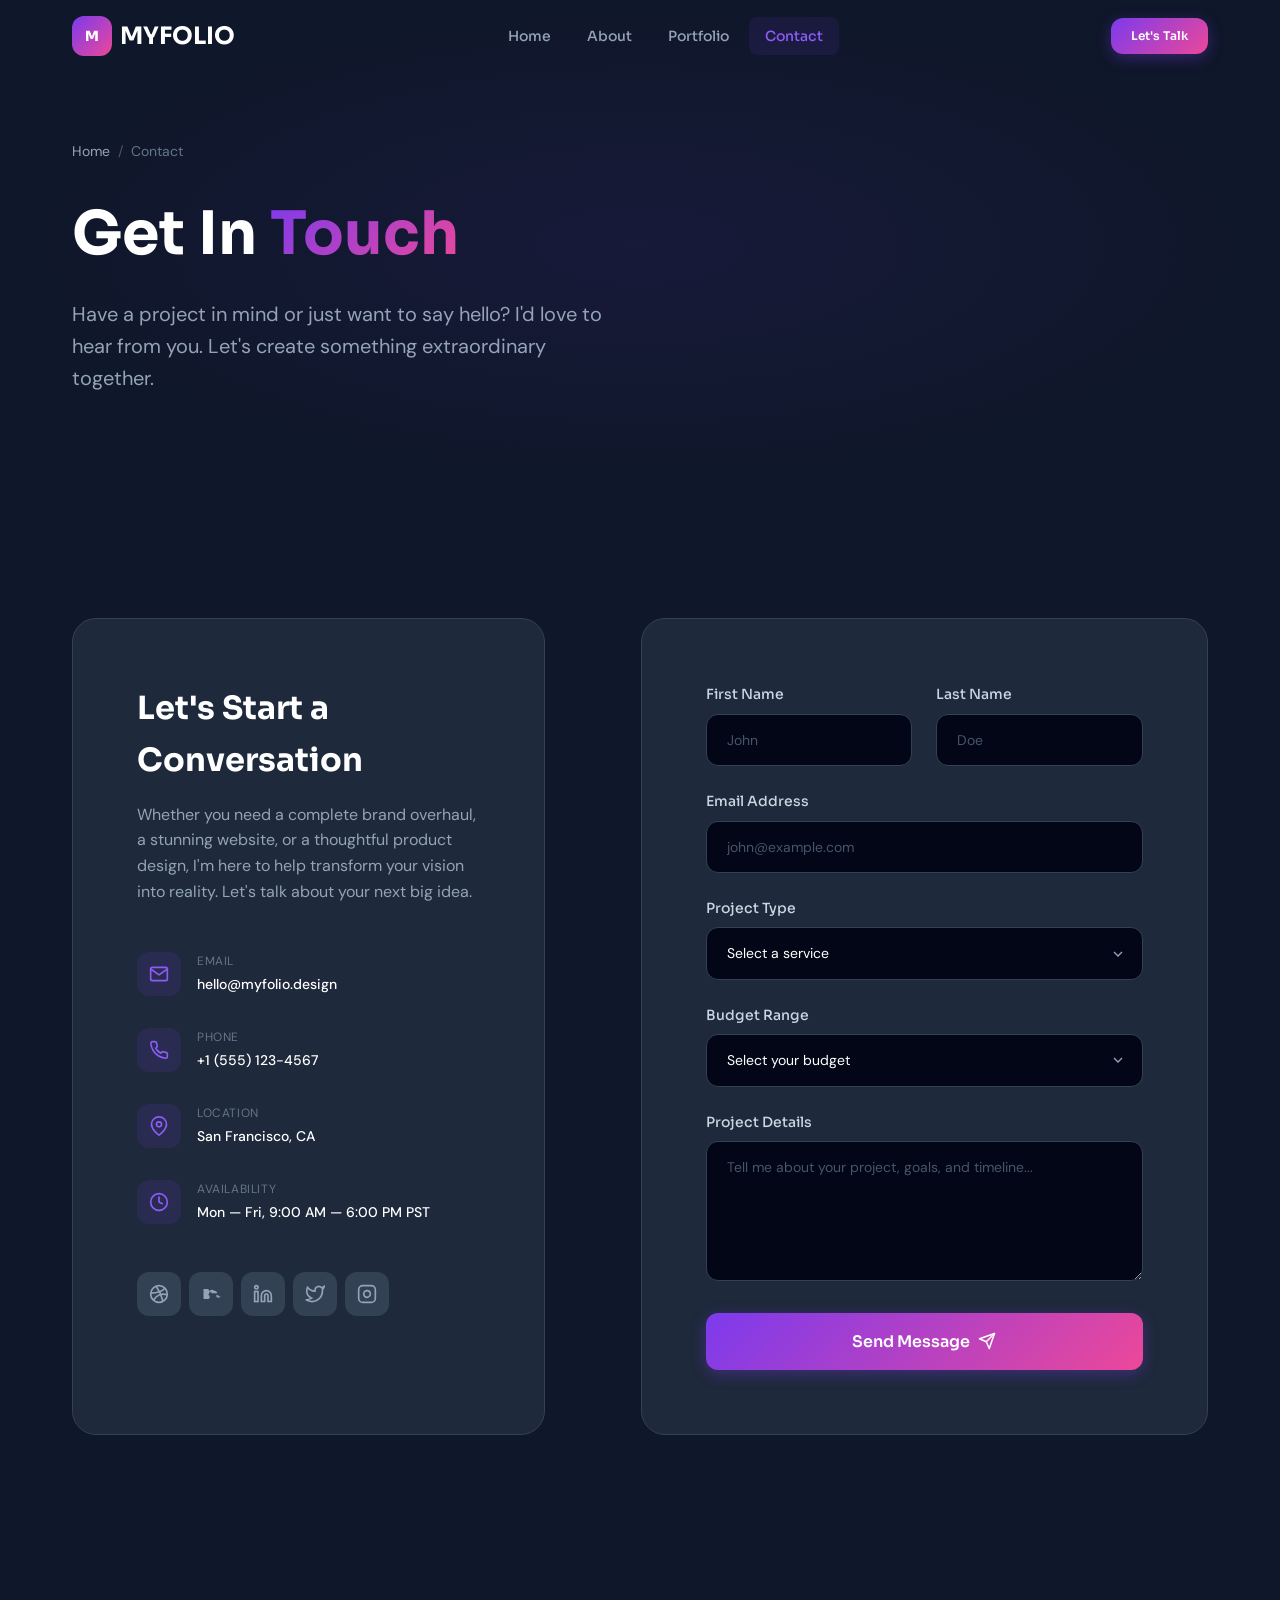
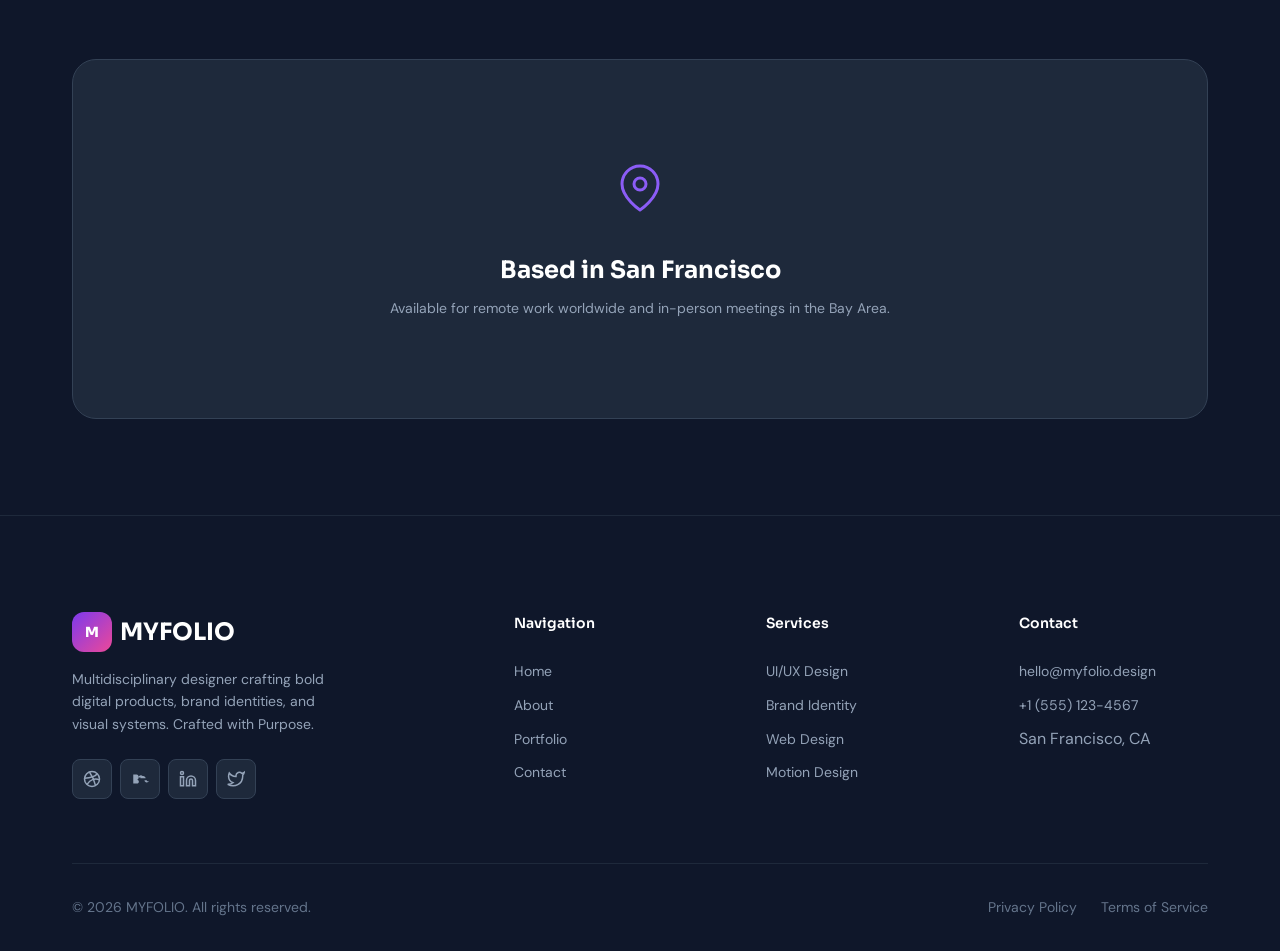
<file: contact.html>
<!DOCTYPE html>
<html lang="en">
<head>
  <meta charset="UTF-8">
  <meta name="viewport" content="width=device-width, initial-scale=1.0">
  <title>Contact — MYFOLIO</title>
  <meta name="description" content="Get in touch with MYFOLIO for design projects, collaborations, and creative partnerships.">
  <link rel="preconnect" href="https://fonts.googleapis.com">
  <link rel="preconnect" href="https://fonts.gstatic.com" crossorigin>
  <link href="https://fonts.googleapis.com/css2?family=DM+Sans:wght@400;500;600;700&family=Sora:wght@400;500;600;700;800&display=swap" rel="stylesheet">
  <link rel="stylesheet" href="assets/css/style.css">
</head>
<body>

  <!-- ===== HEADER ===== -->
  <header class="header">
    <div class="container">
      <a href="index.html" class="logo">
        <div class="logo-icon">M</div>
        <span>MYFOLIO</span>
      </a>
      <nav class="nav-links">
        <a href="index.html">Home</a>
        <a href="about.html">About</a>
        <a href="portfolio.html">Portfolio</a>
        <a href="contact.html" class="active">Contact</a>
      </nav>
      <a href="contact.html" class="btn btn-primary btn-sm nav-cta">Let's Talk</a>
      <div class="nav-toggle">
        <span></span>
        <span></span>
        <span></span>
      </div>
    </div>
  </header>

  <!-- ===== PAGE HERO ===== -->
  <section class="page-hero">
    <div class="container">
      <div class="breadcrumb">
        <a href="index.html">Home</a>
        <span class="breadcrumb-separator">/</span>
        <span>Contact</span>
      </div>
      <h1 class="page-hero-title">Get In <span class="text-gradient">Touch</span></h1>
      <p class="page-hero-desc">Have a project in mind or just want to say hello? I'd love to hear from you. Let's create something extraordinary together.</p>
    </div>
  </section>

  <!-- ===== CONTACT SECTION ===== -->
  <section class="contact-section">
    <div class="container">
      <div class="contact-grid">
        <!-- Contact Info -->
        <div class="contact-info-card reveal-left">
          <h2 class="contact-info-title">Let's Start a Conversation</h2>
          <p class="contact-info-text">
            Whether you need a complete brand overhaul, a stunning website, or a thoughtful product design,
            I'm here to help transform your vision into reality. Let's talk about your next big idea.
          </p>

          <div class="contact-detail">
            <div class="contact-detail-icon">
              <svg width="20" height="20" viewBox="0 0 24 24" fill="none" stroke="currentColor" stroke-width="2" stroke-linecap="round" stroke-linejoin="round"><path d="M4 4h16c1.1 0 2 .9 2 2v12c0 1.1-.9 2-2 2H4c-1.1 0-2-.9-2-2V6c0-1.1.9-2 2-2z"/><polyline points="22,6 12,13 2,6"/></svg>
            </div>
            <div>
              <div class="contact-detail-label">Email</div>
              <div class="contact-detail-value">hello@myfolio.design</div>
            </div>
          </div>

          <div class="contact-detail">
            <div class="contact-detail-icon">
              <svg width="20" height="20" viewBox="0 0 24 24" fill="none" stroke="currentColor" stroke-width="2" stroke-linecap="round" stroke-linejoin="round"><path d="M22 16.92v3a2 2 0 0 1-2.18 2 19.79 19.79 0 0 1-8.63-3.07 19.5 19.5 0 0 1-6-6 19.79 19.79 0 0 1-3.07-8.67A2 2 0 0 1 4.11 2h3a2 2 0 0 1 2 1.72 12.84 12.84 0 0 0 .7 2.81 2 2 0 0 1-.45 2.11L8.09 9.91a16 16 0 0 0 6 6l1.27-1.27a2 2 0 0 1 2.11-.45 12.84 12.84 0 0 0 2.81.7A2 2 0 0 1 22 16.92z"/></svg>
            </div>
            <div>
              <div class="contact-detail-label">Phone</div>
              <div class="contact-detail-value">+1 (555) 123-4567</div>
            </div>
          </div>

          <div class="contact-detail">
            <div class="contact-detail-icon">
              <svg width="20" height="20" viewBox="0 0 24 24" fill="none" stroke="currentColor" stroke-width="2" stroke-linecap="round" stroke-linejoin="round"><path d="M21 10c0 7-9 13-9 13s-9-6-9-13a9 9 0 0 1 18 0z"/><circle cx="12" cy="10" r="3"/></svg>
            </div>
            <div>
              <div class="contact-detail-label">Location</div>
              <div class="contact-detail-value">San Francisco, CA</div>
            </div>
          </div>

          <div class="contact-detail">
            <div class="contact-detail-icon">
              <svg width="20" height="20" viewBox="0 0 24 24" fill="none" stroke="currentColor" stroke-width="2" stroke-linecap="round" stroke-linejoin="round"><circle cx="12" cy="12" r="10"/><polyline points="12 6 12 12 16 14"/></svg>
            </div>
            <div>
              <div class="contact-detail-label">Availability</div>
              <div class="contact-detail-value">Mon — Fri, 9:00 AM — 6:00 PM PST</div>
            </div>
          </div>

          <!-- Social Links -->
          <div class="contact-social-links">
            <a href="#" aria-label="Dribbble">
              <svg width="20" height="20" viewBox="0 0 24 24" fill="none" stroke="currentColor" stroke-width="2"><circle cx="12" cy="12" r="10"/><path d="M8.56 2.75c4.37 6.03 6.02 9.42 8.03 17.72m2.54-15.38c-3.72 4.35-8.94 5.66-16.88 5.85m19.5 1.9c-3.5-.93-6.63-.82-8.94 0-2.58.92-5.01 2.86-7.44 6.32"/></svg>
            </a>
            <a href="#" aria-label="Behance">
              <svg width="20" height="20" viewBox="0 0 24 24" fill="currentColor"><path d="M7.5 11c1.38 0 2.5-1.12 2.5-2.5S8.88 6 7.5 6H3v5h4.5zM3 18h5c1.38 0 2.5-1.12 2.5-2.5S9.38 13 8 13H3v5zm11-7h5.5c-.17-1.72-1.49-3-3.25-3S12.67 9.28 12.5 11zM3 13h4.5c1.38 0 2.5-1.12 2.5-2.5S8.88 8 7.5 8H3v5zm13.5-3c-.17-1.72-1.49-3-3.25-3s-3.25 1.28-3.5 3h6.75zm1.5 2h6v1.5c0 .83-.67 1.5-1.5 1.5s-1.5-.67-1.5-1.5h-3c0 1.66 1.34 3 3 3s3-1.34 3-3V12z"/></svg>
            </a>
            <a href="#" aria-label="LinkedIn">
              <svg width="20" height="20" viewBox="0 0 24 24" fill="none" stroke="currentColor" stroke-width="2"><path d="M16 8a6 6 0 0 1 6 6v7h-4v-7a2 2 0 0 0-2-2 2 2 0 0 0-2 2v7h-4v-7a6 6 0 0 1 6-6z"/><rect x="2" y="9" width="4" height="12"/><circle cx="4" cy="4" r="2"/></svg>
            </a>
            <a href="#" aria-label="Twitter">
              <svg width="20" height="20" viewBox="0 0 24 24" fill="none" stroke="currentColor" stroke-width="2"><path d="M23 3a10.9 10.9 0 0 1-3.14 1.53 4.48 4.48 0 0 0-7.86 3v1A10.66 10.66 0 0 1 3 4s-4 9 5 13a11.64 11.64 0 0 1-7 2c9 5 20 0 20-11.5a4.5 4.5 0 0 0-.08-.83A7.72 7.72 0 0 0 23 3z"/></svg>
            </a>
            <a href="#" aria-label="Instagram">
              <svg width="20" height="20" viewBox="0 0 24 24" fill="none" stroke="currentColor" stroke-width="2"><rect x="2" y="2" width="20" height="20" rx="5" ry="5"/><path d="M16 11.37A4 4 0 1 1 12.63 8 4 4 0 0 1 16 11.37z"/><line x1="17.5" y1="6.5" x2="17.51" y2="6.5"/></svg>
            </a>
          </div>
        </div>

        <!-- Contact Form -->
        <div class="contact-form-card reveal-right">
          <form data-form="contact" id="contactForm">
            <div class="form-row">
              <div class="form-group">
                <label for="firstName" class="form-label">First Name</label>
                <input type="text" id="firstName" name="firstName" class="form-input" placeholder="John" required>
              </div>
              <div class="form-group">
                <label for="lastName" class="form-label">Last Name</label>
                <input type="text" id="lastName" name="lastName" class="form-input" placeholder="Doe" required>
              </div>
            </div>
            <div class="form-group">
              <label for="email" class="form-label">Email Address</label>
              <input type="email" id="email" name="email" class="form-input" placeholder="john@example.com" required>
            </div>
            <div class="form-group">
              <label for="projectType" class="form-label">Project Type</label>
              <select id="projectType" name="projectType" class="form-select" required>
                <option value="" disabled selected>Select a service</option>
                <option value="branding">Brand Identity</option>
                <option value="web">Web Design</option>
                <option value="uiux">UI/UX Design</option>
                <option value="ecommerce">E-Commerce</option>
                <option value="motion">Motion Design</option>
                <option value="other">Other</option>
              </select>
            </div>
            <div class="form-group">
              <label for="budget" class="form-label">Budget Range</label>
              <select id="budget" name="budget" class="form-select">
                <option value="" disabled selected>Select your budget</option>
                <option value="5k">$2,500 — $5,000</option>
                <option value="10k">$5,000 — $10,000</option>
                <option value="25k">$10,000 — $25,000</option>
                <option value="50k">$25,000+</option>
              </select>
            </div>
            <div class="form-group">
              <label for="message" class="form-label">Project Details</label>
              <textarea id="message" name="message" class="form-textarea" placeholder="Tell me about your project, goals, and timeline..." required></textarea>
            </div>
            <button type="submit" class="btn btn-primary btn-lg" style="width: 100%;">
              Send Message
              <svg width="18" height="18" viewBox="0 0 24 24" fill="none" stroke="currentColor" stroke-width="2" stroke-linecap="round" stroke-linejoin="round"><line x1="22" y1="2" x2="11" y2="13"/><polygon points="22 2 15 22 11 13 2 9 22 2"/></svg>
            </button>
          </form>
        </div>
      </div>
    </div>
  </section>

  <!-- ===== MAP / LOCATION ===== -->
  <section class="section--compact">
    <div class="container">
      <div class="reveal" style="background: var(--color-dark-800); border: 1px solid var(--color-dark-700); border-radius: var(--radius-2xl); overflow: hidden; height: 360px; display: flex; align-items: center; justify-content: center; position: relative;">
        <div style="text-align: center; padding: var(--spacing-2xl); position: relative; z-index: 1;">
          <div style="font-size: 48px; margin-bottom: var(--spacing-md);">
            <svg width="48" height="48" viewBox="0 0 24 24" fill="none" stroke="currentColor" stroke-width="1.5" stroke-linecap="round" stroke-linejoin="round" style="color: var(--color-primary-light);"><path d="M21 10c0 7-9 13-9 13s-9-6-9-13a9 9 0 0 1 18 0z"/><circle cx="12" cy="10" r="3"/></svg>
          </div>
          <h3 style="font-family: var(--font-heading); font-size: var(--fs-xl); font-weight: var(--fw-bold); color: var(--color-white); margin-bottom: var(--spacing-sm);">Based in San Francisco</h3>
          <p style="color: var(--color-dark-400); font-size: var(--fs-sm);">Available for remote work worldwide and in-person meetings in the Bay Area.</p>
        </div>
      </div>
    </div>
  </section>

  <!-- ===== FOOTER ===== -->
  <footer class="footer">
    <div class="container">
      <div class="footer-grid">
        <div class="footer-brand">
          <a href="index.html" class="logo">
            <div class="logo-icon">M</div>
            <span>MYFOLIO</span>
          </a>
          <p class="footer-brand-desc">
            Multidisciplinary designer crafting bold digital products, brand identities, and visual systems. Crafted with Purpose.
          </p>
          <div class="footer-social">
            <a href="#" aria-label="Dribbble">
              <svg width="18" height="18" viewBox="0 0 24 24" fill="none" stroke="currentColor" stroke-width="2"><circle cx="12" cy="12" r="10"/><path d="M8.56 2.75c4.37 6.03 6.02 9.42 8.03 17.72m2.54-15.38c-3.72 4.35-8.94 5.66-16.88 5.85m19.5 1.9c-3.5-.93-6.63-.82-8.94 0-2.58.92-5.01 2.86-7.44 6.32"/></svg>
            </a>
            <a href="#" aria-label="Behance">
              <svg width="18" height="18" viewBox="0 0 24 24" fill="currentColor"><path d="M7.5 11c1.38 0 2.5-1.12 2.5-2.5S8.88 6 7.5 6H3v5h4.5zM3 18h5c1.38 0 2.5-1.12 2.5-2.5S9.38 13 8 13H3v5zm11-7h5.5c-.17-1.72-1.49-3-3.25-3S12.67 9.28 12.5 11zM3 13h4.5c1.38 0 2.5-1.12 2.5-2.5S8.88 8 7.5 8H3v5zm13.5-3c-.17-1.72-1.49-3-3.25-3s-3.25 1.28-3.5 3h6.75zm1.5 2h6v1.5c0 .83-.67 1.5-1.5 1.5s-1.5-.67-1.5-1.5h-3c0 1.66 1.34 3 3 3s3-1.34 3-3V12z"/></svg>
            </a>
            <a href="#" aria-label="LinkedIn">
              <svg width="18" height="18" viewBox="0 0 24 24" fill="none" stroke="currentColor" stroke-width="2"><path d="M16 8a6 6 0 0 1 6 6v7h-4v-7a2 2 0 0 0-2-2 2 2 0 0 0-2 2v7h-4v-7a6 6 0 0 1 6-6z"/><rect x="2" y="9" width="4" height="12"/><circle cx="4" cy="4" r="2"/></svg>
            </a>
            <a href="#" aria-label="Twitter">
              <svg width="18" height="18" viewBox="0 0 24 24" fill="none" stroke="currentColor" stroke-width="2"><path d="M23 3a10.9 10.9 0 0 1-3.14 1.53 4.48 4.48 0 0 0-7.86 3v1A10.66 10.66 0 0 1 3 4s-4 9 5 13a11.64 11.64 0 0 1-7 2c9 5 20 0 20-11.5a4.5 4.5 0 0 0-.08-.83A7.72 7.72 0 0 0 23 3z"/></svg>
            </a>
          </div>
        </div>
        <div class="footer-col">
          <h4 class="footer-col-title">Navigation</h4>
          <ul>
            <li><a href="index.html">Home</a></li>
            <li><a href="about.html">About</a></li>
            <li><a href="portfolio.html">Portfolio</a></li>
            <li><a href="contact.html">Contact</a></li>
          </ul>
        </div>
        <div class="footer-col">
          <h4 class="footer-col-title">Services</h4>
          <ul>
            <li><a href="portfolio.html">UI/UX Design</a></li>
            <li><a href="portfolio.html">Brand Identity</a></li>
            <li><a href="portfolio.html">Web Design</a></li>
            <li><a href="portfolio.html">Motion Design</a></li>
          </ul>
        </div>
        <div class="footer-col">
          <h4 class="footer-col-title">Contact</h4>
          <ul>
            <li><a href="mailto:hello@myfolio.design">hello@myfolio.design</a></li>
            <li><a href="tel:+15551234567">+1 (555) 123-4567</a></li>
            <li><span style="color: var(--color-dark-400);">San Francisco, CA</span></li>
          </ul>
        </div>
      </div>
      <div class="footer-bottom">
        <p class="footer-bottom-text">&copy; 2026 MYFOLIO. All rights reserved.</p>
        <div class="footer-bottom-links">
          <a href="#">Privacy Policy</a>
          <a href="#">Terms of Service</a>
        </div>
      </div>
    </div>
  </footer>

  <!-- Scroll to Top -->
  <button class="scroll-top" aria-label="Scroll to top">
    <svg width="20" height="20" viewBox="0 0 24 24" fill="none" stroke="currentColor" stroke-width="2.5" stroke-linecap="round" stroke-linejoin="round"><polyline points="18 15 12 9 6 15"/></svg>
  </button>

  <script src="assets/js/main.js"></script>
</body>
</html>
</file>
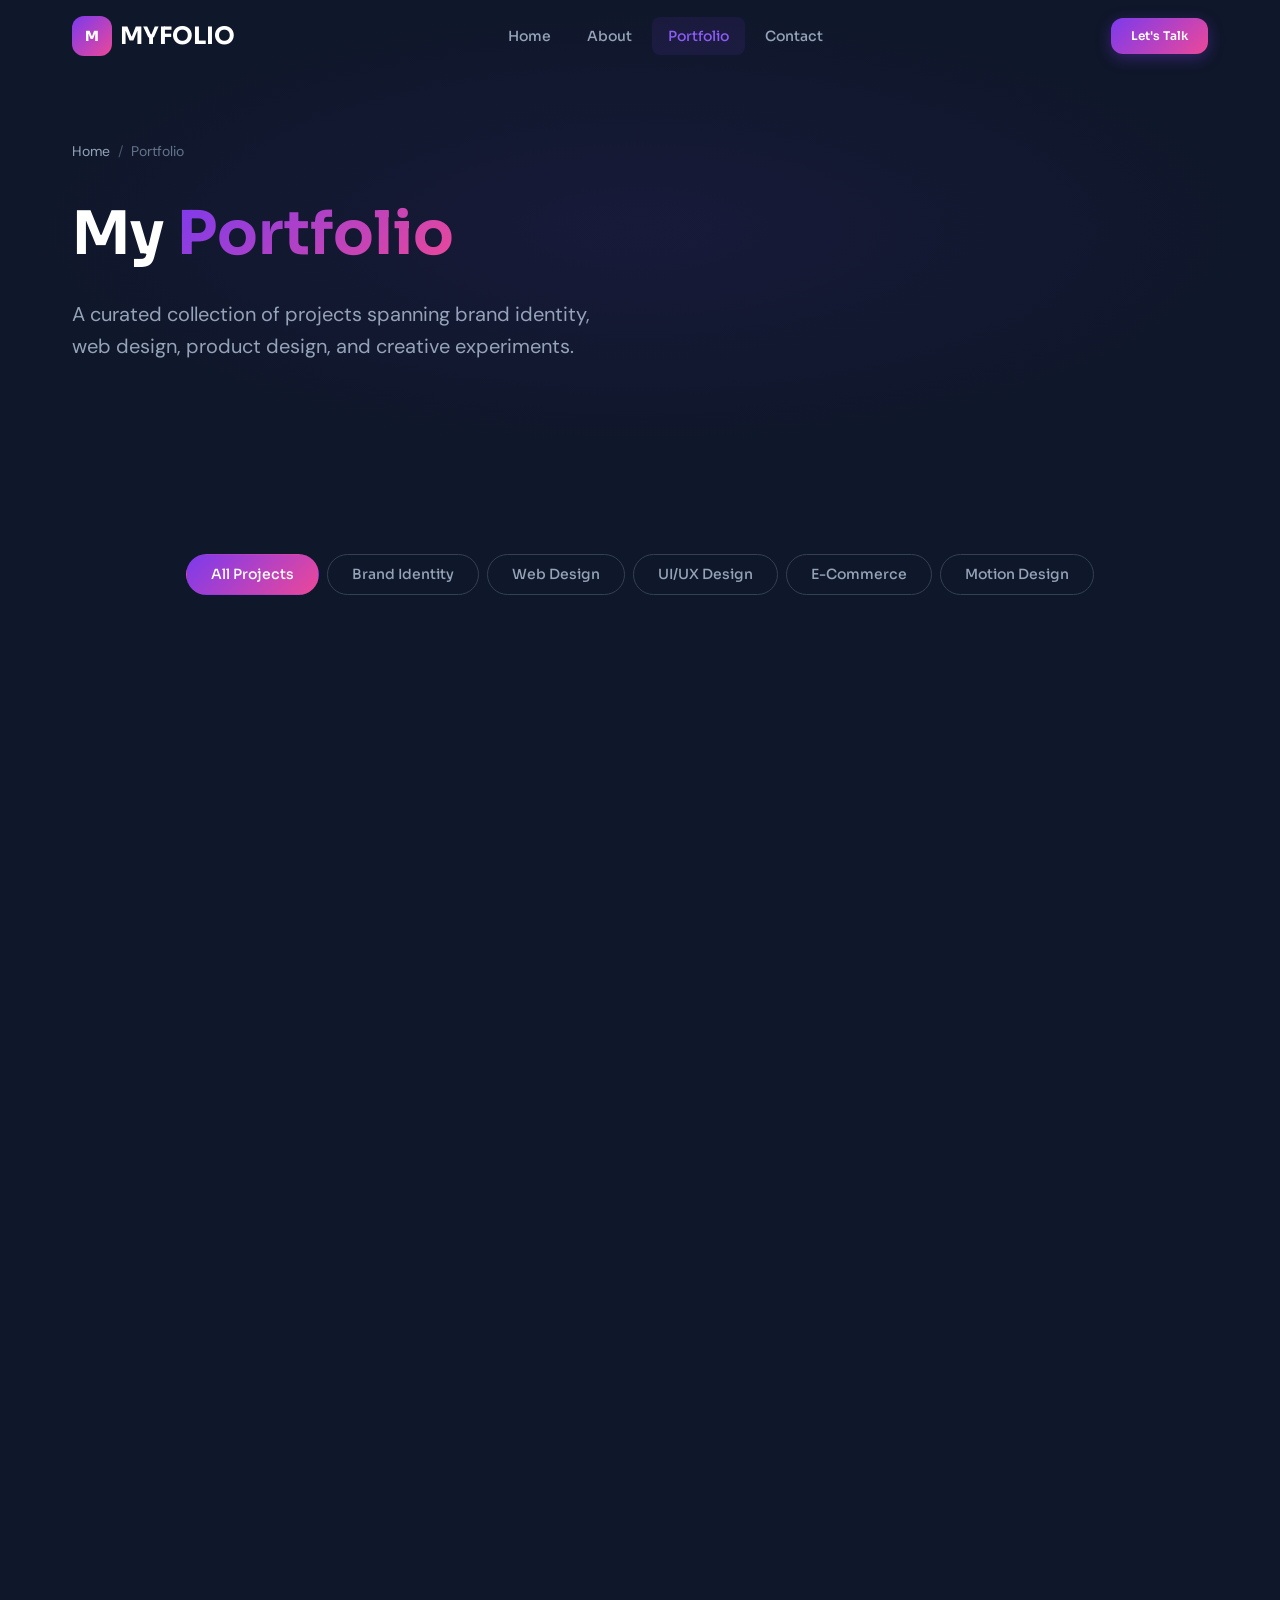
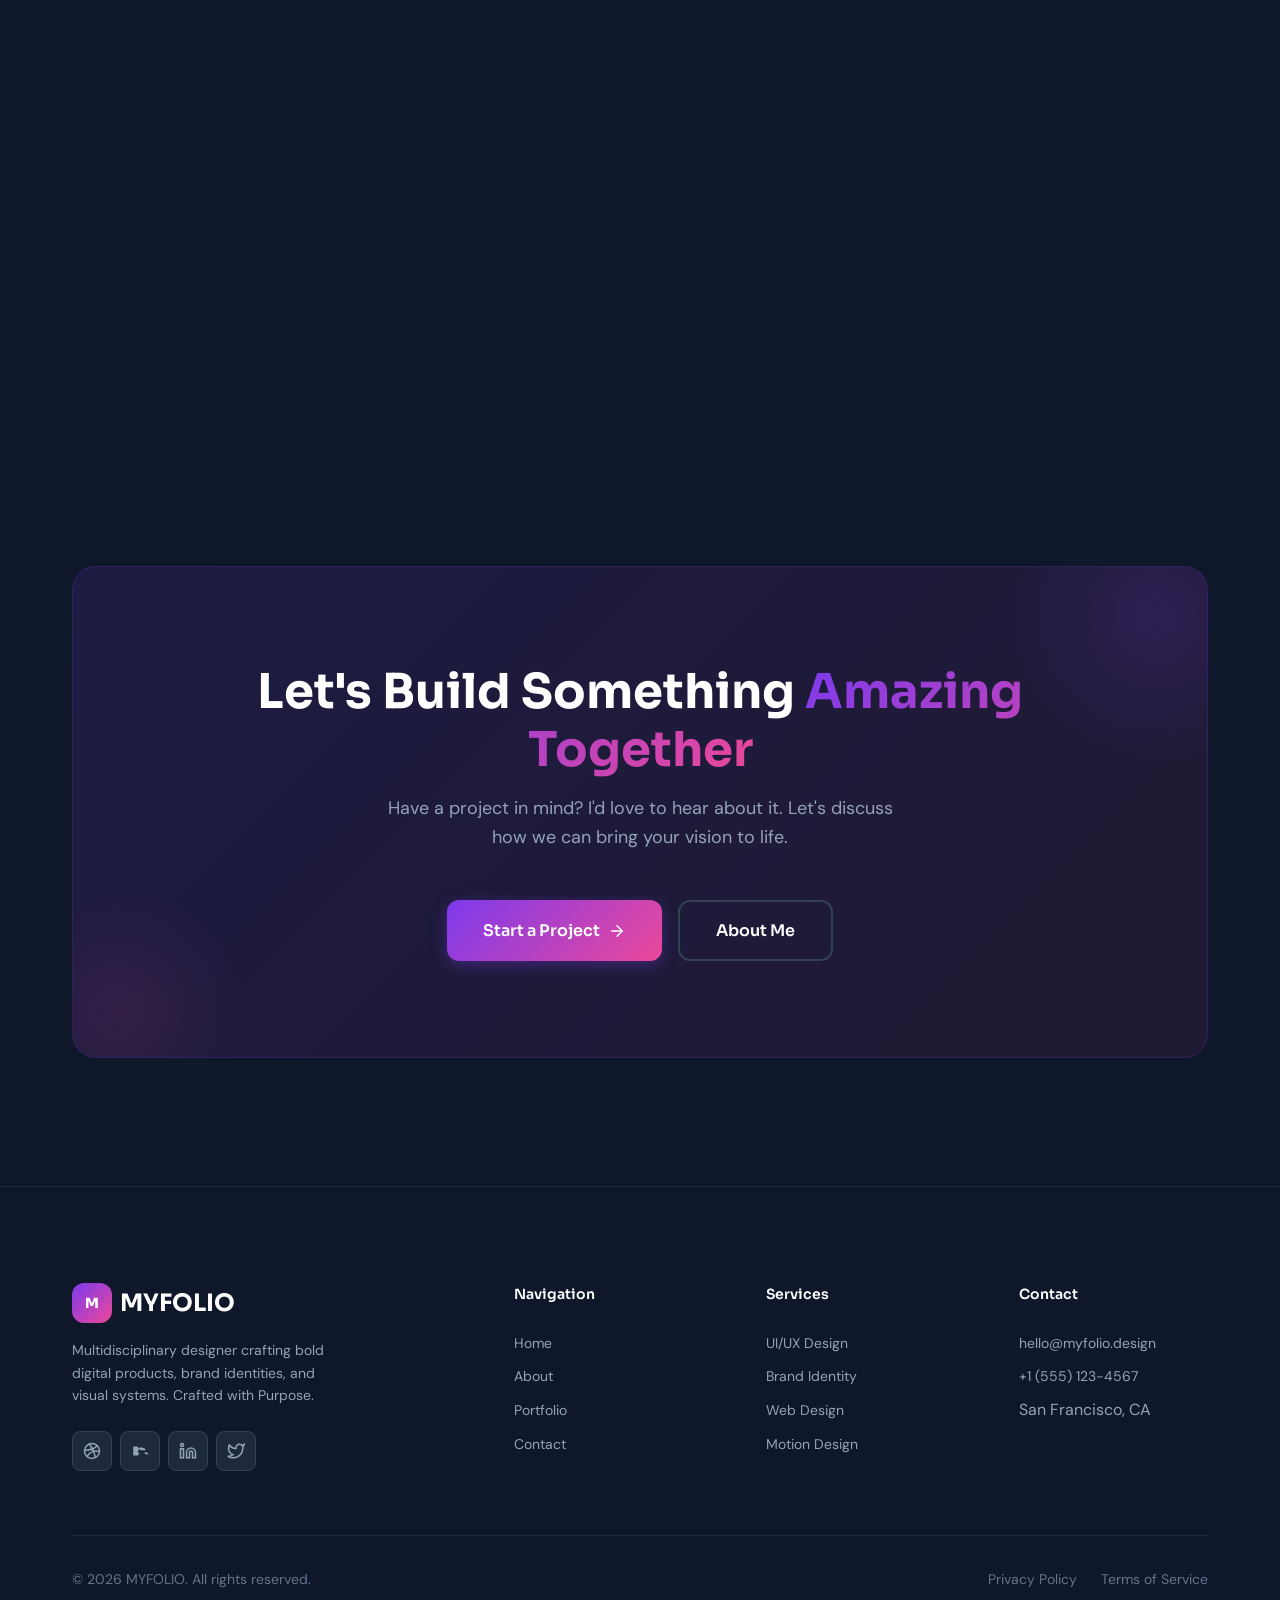
<file: portfolio.html>
<!DOCTYPE html>
<html lang="en">
<head>
  <meta charset="UTF-8">
  <meta name="viewport" content="width=device-width, initial-scale=1.0">
  <title>Portfolio — MYFOLIO</title>
  <meta name="description" content="Explore the portfolio of MYFOLIO — brand identity, web design, UI/UX, and motion design projects.">
  <link rel="preconnect" href="https://fonts.googleapis.com">
  <link rel="preconnect" href="https://fonts.gstatic.com" crossorigin>
  <link href="https://fonts.googleapis.com/css2?family=DM+Sans:wght@400;500;600;700&family=Sora:wght@400;500;600;700;800&display=swap" rel="stylesheet">
  <link rel="stylesheet" href="assets/css/style.css">
</head>
<body>

  <!-- ===== HEADER ===== -->
  <header class="header">
    <div class="container">
      <a href="index.html" class="logo">
        <div class="logo-icon">M</div>
        <span>MYFOLIO</span>
      </a>
      <nav class="nav-links">
        <a href="index.html">Home</a>
        <a href="about.html">About</a>
        <a href="portfolio.html" class="active">Portfolio</a>
        <a href="contact.html">Contact</a>
      </nav>
      <a href="contact.html" class="btn btn-primary btn-sm nav-cta">Let's Talk</a>
      <div class="nav-toggle">
        <span></span>
        <span></span>
        <span></span>
      </div>
    </div>
  </header>

  <!-- ===== PAGE HERO ===== -->
  <section class="page-hero">
    <div class="container">
      <div class="breadcrumb">
        <a href="index.html">Home</a>
        <span class="breadcrumb-separator">/</span>
        <span>Portfolio</span>
      </div>
      <h1 class="page-hero-title">My <span class="text-gradient">Portfolio</span></h1>
      <p class="page-hero-desc">A curated collection of projects spanning brand identity, web design, product design, and creative experiments.</p>
    </div>
  </section>

  <!-- ===== FILTER TABS ===== -->
  <section class="section--compact">
    <div class="container">
      <div class="filter-tabs reveal">
        <button class="filter-tab active" data-filter="all">All Projects</button>
        <button class="filter-tab" data-filter="branding">Brand Identity</button>
        <button class="filter-tab" data-filter="web">Web Design</button>
        <button class="filter-tab" data-filter="uiux">UI/UX Design</button>
        <button class="filter-tab" data-filter="ecommerce">E-Commerce</button>
        <button class="filter-tab" data-filter="motion">Motion Design</button>
      </div>

      <!-- ===== PORTFOLIO GRID ===== -->
      <div class="portfolio-page-grid stagger">
        <!-- Project 1 -->
        <div class="portfolio-card" data-category="branding">
          <div class="portfolio-card-image">
            <img src="assets/img/portfolio-1.jpg" alt="Nova Brand Identity">
            <div class="portfolio-card-overlay">
              <button class="btn btn-primary btn-sm">View Case Study</button>
            </div>
          </div>
          <div class="portfolio-card-body">
            <div class="portfolio-card-category">Brand Identity</div>
            <h3 class="portfolio-card-title">Nova Brand Identity</h3>
            <p class="portfolio-card-desc">Complete brand system for a fintech startup — logo, color system, typography, and comprehensive brand guidelines.</p>
          </div>
        </div>

        <!-- Project 2 -->
        <div class="portfolio-card" data-category="web">
          <div class="portfolio-card-image">
            <img src="assets/img/portfolio-2.jpg" alt="EcoTrack Dashboard">
            <div class="portfolio-card-overlay">
              <button class="btn btn-primary btn-sm">View Case Study</button>
            </div>
          </div>
          <div class="portfolio-card-body">
            <div class="portfolio-card-category">Web Design</div>
            <h3 class="portfolio-card-title">EcoTrack Dashboard</h3>
            <p class="portfolio-card-desc">Sustainability tracking platform with real-time data visualization, custom charts, and actionable insights for enterprises.</p>
          </div>
        </div>

        <!-- Project 3 -->
        <div class="portfolio-card" data-category="uiux">
          <div class="portfolio-card-image">
            <img src="assets/img/portfolio-3.jpg" alt="Bloom App Design">
            <div class="portfolio-card-overlay">
              <button class="btn btn-primary btn-sm">View Case Study</button>
            </div>
          </div>
          <div class="portfolio-card-body">
            <div class="portfolio-card-category">UI/UX Design</div>
            <h3 class="portfolio-card-title">Bloom App Design</h3>
            <p class="portfolio-card-desc">Mindfulness and wellness mobile app with calming interface, guided meditations, and progress tracking.</p>
          </div>
        </div>

        <!-- Project 4 -->
        <div class="portfolio-card" data-category="ecommerce">
          <div class="portfolio-card-image">
            <img src="assets/img/portfolio-4.jpg" alt="Artisan E-Commerce">
            <div class="portfolio-card-overlay">
              <button class="btn btn-primary btn-sm">View Case Study</button>
            </div>
          </div>
          <div class="portfolio-card-body">
            <div class="portfolio-card-category">E-Commerce</div>
            <h3 class="portfolio-card-title">Artisan E-Commerce</h3>
            <p class="portfolio-card-desc">Premium handcrafted goods marketplace with rich product storytelling, visual search, and streamlined checkout flow.</p>
          </div>
        </div>

        <!-- Project 5 -->
        <div class="portfolio-card" data-category="web">
          <div class="portfolio-card-image">
            <img src="assets/img/portfolio-5.jpg" alt="Pulse Analytics">
            <div class="portfolio-card-overlay">
              <button class="btn btn-primary btn-sm">View Case Study</button>
            </div>
          </div>
          <div class="portfolio-card-body">
            <div class="portfolio-card-category">Web Design</div>
            <h3 class="portfolio-card-title">Pulse Analytics</h3>
            <p class="portfolio-card-desc">Business intelligence platform with intuitive data exploration, drag-and-drop report builder, and automated alerts.</p>
          </div>
        </div>

        <!-- Project 6 -->
        <div class="portfolio-card" data-category="motion">
          <div class="portfolio-card-image">
            <img src="assets/img/portfolio-6.jpg" alt="Voxel Studio">
            <div class="portfolio-card-overlay">
              <button class="btn btn-primary btn-sm">View Case Study</button>
            </div>
          </div>
          <div class="portfolio-card-body">
            <div class="portfolio-card-category">Motion Design</div>
            <h3 class="portfolio-card-title">Voxel Studio</h3>
            <p class="portfolio-card-desc">Creative studio website with 3D elements, micro-animations, and immersive scroll-driven storytelling experience.</p>
          </div>
        </div>

        <!-- Project 7 -->
        <div class="portfolio-card" data-category="branding">
          <div class="portfolio-card-image">
            <img src="assets/img/portfolio-1.jpg" alt="Solstice Rebrand">
            <div class="portfolio-card-overlay">
              <button class="btn btn-primary btn-sm">View Case Study</button>
            </div>
          </div>
          <div class="portfolio-card-body">
            <div class="portfolio-card-category">Brand Identity</div>
            <h3 class="portfolio-card-title">Solstice Rebrand</h3>
            <p class="portfolio-card-desc">Strategic rebrand for a renewable energy company, including visual identity overhaul and brand voice development.</p>
          </div>
        </div>

        <!-- Project 8 -->
        <div class="portfolio-card" data-category="uiux">
          <div class="portfolio-card-image">
            <img src="assets/img/portfolio-3.jpg" alt="FinFlow App">
            <div class="portfolio-card-overlay">
              <button class="btn btn-primary btn-sm">View Case Study</button>
            </div>
          </div>
          <div class="portfolio-card-body">
            <div class="portfolio-card-category">UI/UX Design</div>
            <h3 class="portfolio-card-title">FinFlow App</h3>
            <p class="portfolio-card-desc">Personal finance management app with intelligent budgeting, investment tracking, and goal-setting features.</p>
          </div>
        </div>

        <!-- Project 9 -->
        <div class="portfolio-card" data-category="ecommerce">
          <div class="portfolio-card-image">
            <img src="assets/img/portfolio-4.jpg" alt="Terraverde Shop">
            <div class="portfolio-card-overlay">
              <button class="btn btn-primary btn-sm">View Case Study</button>
            </div>
          </div>
          <div class="portfolio-card-body">
            <div class="portfolio-card-category">E-Commerce</div>
            <h3 class="portfolio-card-title">Terraverde Shop</h3>
            <p class="portfolio-card-desc">Sustainable home goods e-commerce platform with AR product preview, subscription model, and eco-impact dashboard.</p>
          </div>
        </div>
      </div>
    </div>
  </section>

  <!-- ===== CONTACT CTA ===== -->
  <section class="contact-cta-section">
    <div class="container">
      <div class="contact-cta-card reveal">
        <h2 class="section-title">Let's Build Something <span class="text-gradient">Amazing Together</span></h2>
        <p class="section-subtitle">Have a project in mind? I'd love to hear about it. Let's discuss how we can bring your vision to life.</p>
        <div style="display: flex; gap: var(--spacing-md); justify-content: center; flex-wrap: wrap; position: relative; z-index: 1;">
          <a href="contact.html" class="btn btn-primary btn-lg">
            Start a Project
            <svg width="18" height="18" viewBox="0 0 24 24" fill="none" stroke="currentColor" stroke-width="2" stroke-linecap="round" stroke-linejoin="round"><line x1="5" y1="12" x2="19" y2="12"/><polyline points="12 5 19 12 12 19"/></svg>
          </a>
          <a href="about.html" class="btn btn-outline btn-lg">About Me</a>
        </div>
      </div>
    </div>
  </section>

  <!-- ===== FOOTER ===== -->
  <footer class="footer">
    <div class="container">
      <div class="footer-grid">
        <div class="footer-brand">
          <a href="index.html" class="logo">
            <div class="logo-icon">M</div>
            <span>MYFOLIO</span>
          </a>
          <p class="footer-brand-desc">
            Multidisciplinary designer crafting bold digital products, brand identities, and visual systems. Crafted with Purpose.
          </p>
          <div class="footer-social">
            <a href="#" aria-label="Dribbble">
              <svg width="18" height="18" viewBox="0 0 24 24" fill="none" stroke="currentColor" stroke-width="2"><circle cx="12" cy="12" r="10"/><path d="M8.56 2.75c4.37 6.03 6.02 9.42 8.03 17.72m2.54-15.38c-3.72 4.35-8.94 5.66-16.88 5.85m19.5 1.9c-3.5-.93-6.63-.82-8.94 0-2.58.92-5.01 2.86-7.44 6.32"/></svg>
            </a>
            <a href="#" aria-label="Behance">
              <svg width="18" height="18" viewBox="0 0 24 24" fill="currentColor"><path d="M7.5 11c1.38 0 2.5-1.12 2.5-2.5S8.88 6 7.5 6H3v5h4.5zM3 18h5c1.38 0 2.5-1.12 2.5-2.5S9.38 13 8 13H3v5zm11-7h5.5c-.17-1.72-1.49-3-3.25-3S12.67 9.28 12.5 11zM3 13h4.5c1.38 0 2.5-1.12 2.5-2.5S8.88 8 7.5 8H3v5zm13.5-3c-.17-1.72-1.49-3-3.25-3s-3.25 1.28-3.5 3h6.75zm1.5 2h6v1.5c0 .83-.67 1.5-1.5 1.5s-1.5-.67-1.5-1.5h-3c0 1.66 1.34 3 3 3s3-1.34 3-3V12z"/></svg>
            </a>
            <a href="#" aria-label="LinkedIn">
              <svg width="18" height="18" viewBox="0 0 24 24" fill="none" stroke="currentColor" stroke-width="2"><path d="M16 8a6 6 0 0 1 6 6v7h-4v-7a2 2 0 0 0-2-2 2 2 0 0 0-2 2v7h-4v-7a6 6 0 0 1 6-6z"/><rect x="2" y="9" width="4" height="12"/><circle cx="4" cy="4" r="2"/></svg>
            </a>
            <a href="#" aria-label="Twitter">
              <svg width="18" height="18" viewBox="0 0 24 24" fill="none" stroke="currentColor" stroke-width="2"><path d="M23 3a10.9 10.9 0 0 1-3.14 1.53 4.48 4.48 0 0 0-7.86 3v1A10.66 10.66 0 0 1 3 4s-4 9 5 13a11.64 11.64 0 0 1-7 2c9 5 20 0 20-11.5a4.5 4.5 0 0 0-.08-.83A7.72 7.72 0 0 0 23 3z"/></svg>
            </a>
          </div>
        </div>
        <div class="footer-col">
          <h4 class="footer-col-title">Navigation</h4>
          <ul>
            <li><a href="index.html">Home</a></li>
            <li><a href="about.html">About</a></li>
            <li><a href="portfolio.html">Portfolio</a></li>
            <li><a href="contact.html">Contact</a></li>
          </ul>
        </div>
        <div class="footer-col">
          <h4 class="footer-col-title">Services</h4>
          <ul>
            <li><a href="portfolio.html">UI/UX Design</a></li>
            <li><a href="portfolio.html">Brand Identity</a></li>
            <li><a href="portfolio.html">Web Design</a></li>
            <li><a href="portfolio.html">Motion Design</a></li>
          </ul>
        </div>
        <div class="footer-col">
          <h4 class="footer-col-title">Contact</h4>
          <ul>
            <li><a href="mailto:hello@myfolio.design">hello@myfolio.design</a></li>
            <li><a href="tel:+15551234567">+1 (555) 123-4567</a></li>
            <li><span style="color: var(--color-dark-400);">San Francisco, CA</span></li>
          </ul>
        </div>
      </div>
      <div class="footer-bottom">
        <p class="footer-bottom-text">&copy; 2026 MYFOLIO. All rights reserved.</p>
        <div class="footer-bottom-links">
          <a href="#">Privacy Policy</a>
          <a href="#">Terms of Service</a>
        </div>
      </div>
    </div>
  </footer>

  <!-- Scroll to Top -->
  <button class="scroll-top" aria-label="Scroll to top">
    <svg width="20" height="20" viewBox="0 0 24 24" fill="none" stroke="currentColor" stroke-width="2.5" stroke-linecap="round" stroke-linejoin="round"><polyline points="18 15 12 9 6 15"/></svg>
  </button>

  <script src="assets/js/main.js"></script>
</body>
</html>
</file>
<file: assets/css/style.css>
/* ============================================================
   MYFOLIO — Personal Portfolio Template
   Brand: violet #7C3AED + pink #EC4899 + dark #0F172A
   Typography: Sora (headings) + DM Sans (body)
   ============================================================ */

/* ---- CSS Custom Properties ---- */
:root {
  --color-primary: #7C3AED;
  --color-primary-light: #8B5CF6;
  --color-primary-dark: #6D28D9;
  --color-secondary: #EC4899;
  --color-secondary-light: #F472B6;
  --color-secondary-dark: #DB2777;
  --color-dark: #0F172A;
  --color-dark-900: #020617;
  --color-dark-800: #1E293B;
  --color-dark-700: #334155;
  --color-dark-600: #475569;
  --color-dark-500: #64748B;
  --color-dark-400: #94A3B8;
  --color-dark-300: #CBD5E1;
  --color-dark-200: #E2E8F0;
  --color-dark-100: #F1F5F9;
  --color-white: #FFFFFF;
  --color-off-white: #FAFAFA;
  --color-body-bg: #0F172A;

  --font-heading: 'Sora', sans-serif;
  --font-body: 'DM Sans', sans-serif;

  --fs-xs: 0.75rem;
  --fs-sm: 0.875rem;
  --fs-base: 1rem;
  --fs-md: 1.125rem;
  --fs-lg: 1.25rem;
  --fs-xl: 1.5rem;
  --fs-2xl: 2rem;
  --fs-3xl: 2.5rem;
  --fs-4xl: 3rem;
  --fs-5xl: 3.75rem;
  --fs-6xl: 4.5rem;

  --fw-regular: 400;
  --fw-medium: 500;
  --fw-semibold: 600;
  --fw-bold: 700;
  --fw-extrabold: 800;

  --lh-tight: 1.2;
  --lh-snug: 1.35;
  --lh-normal: 1.6;
  --lh-relaxed: 1.75;

  --spacing-xs: 0.25rem;
  --spacing-sm: 0.5rem;
  --spacing-md: 1rem;
  --spacing-lg: 1.5rem;
  --spacing-xl: 2rem;
  --spacing-2xl: 3rem;
  --spacing-3xl: 4rem;
  --spacing-4xl: 6rem;
  --spacing-5xl: 8rem;

  --radius-sm: 0.375rem;
  --radius-md: 0.5rem;
  --radius-lg: 0.75rem;
  --radius-xl: 1rem;
  --radius-2xl: 1.5rem;
  --radius-full: 9999px;

  --shadow-sm: 0 1px 2px rgba(0, 0, 0, 0.25);
  --shadow-md: 0 4px 6px -1px rgba(0, 0, 0, 0.3), 0 2px 4px -2px rgba(0, 0, 0, 0.3);
  --shadow-lg: 0 10px 15px -3px rgba(0, 0, 0, 0.35), 0 4px 6px -4px rgba(0, 0, 0, 0.3);
  --shadow-xl: 0 20px 25px -5px rgba(0, 0, 0, 0.4), 0 8px 10px -6px rgba(0, 0, 0, 0.35);
  --shadow-glow-primary: 0 0 30px rgba(124, 58, 237, 0.3);
  --shadow-glow-secondary: 0 0 30px rgba(236, 72, 153, 0.3);
  --shadow-glow-mixed: 0 0 40px rgba(124, 58, 237, 0.2), 0 0 60px rgba(236, 72, 153, 0.15);

  --transition-fast: 150ms ease;
  --transition-base: 250ms ease;
  --transition-slow: 400ms ease;
  --transition-spring: 500ms cubic-bezier(0.34, 1.56, 0.64, 1);

  --z-dropdown: 100;
  --z-sticky: 200;
  --z-overlay: 300;
  --z-modal: 400;
  --z-toast: 500;

  --container-sm: 640px;
  --container-md: 768px;
  --container-lg: 1024px;
  --container-xl: 1200px;
  --container-2xl: 1400px;
}

/* ---- Reset / Base ---- */
*,
*::before,
*::after {
  margin: 0;
  padding: 0;
  box-sizing: border-box;
}

html {
  scroll-behavior: smooth;
  font-size: 16px;
  -webkit-text-size-adjust: 100%;
}

body {
  font-family: var(--font-body);
  font-weight: var(--fw-regular);
  line-height: var(--lh-normal);
  color: var(--color-dark-300);
  background-color: var(--color-body-bg);
  -webkit-font-smoothing: antialiased;
  -moz-osx-font-smoothing: grayscale;
  overflow-x: hidden;
}

img {
  max-width: 100%;
  height: auto;
  display: block;
}

a {
  text-decoration: none;
  color: inherit;
  transition: color var(--transition-base);
}

ul, ol {
  list-style: none;
}

button, input, textarea, select {
  font: inherit;
  color: inherit;
  border: none;
  outline: none;
  background: none;
}

button {
  cursor: pointer;
}

/* ---- Utilities ---- */
.container {
  width: 100%;
  max-width: var(--container-xl);
  margin: 0 auto;
  padding: 0 var(--spacing-xl);
}

.section {
  padding: var(--spacing-5xl) 0;
}

.section--compact {
  padding: var(--spacing-4xl) 0;
}

.text-gradient {
  background: linear-gradient(135deg, var(--color-primary), var(--color-secondary));
  -webkit-background-clip: text;
  -webkit-text-fill-color: transparent;
  background-clip: text;
}

.text-center {
  text-align: center;
}

.text-white {
  color: var(--color-white);
}

.text-primary {
  color: var(--color-primary);
}

.text-secondary {
  color: var(--color-secondary);
}

.text-muted {
  color: var(--color-dark-400);
}

/* ---- Section Headers ---- */
.section-header {
  text-align: center;
  max-width: 640px;
  margin: 0 auto var(--spacing-3xl);
}

.section-label {
  display: inline-flex;
  align-items: center;
  gap: var(--spacing-sm);
  font-family: var(--font-heading);
  font-size: var(--fs-sm);
  font-weight: var(--fw-semibold);
  color: var(--color-primary-light);
  text-transform: uppercase;
  letter-spacing: 0.1em;
  margin-bottom: var(--spacing-md);
}

.section-label::before,
.section-label::after {
  content: '';
  width: 24px;
  height: 2px;
  background: linear-gradient(90deg, var(--color-primary), var(--color-secondary));
  border-radius: var(--radius-full);
}

.section-title {
  font-family: var(--font-heading);
  font-size: var(--fs-4xl);
  font-weight: var(--fw-bold);
  line-height: var(--lh-tight);
  color: var(--color-white);
  margin-bottom: var(--spacing-md);
}

.section-subtitle {
  font-size: var(--fs-md);
  color: var(--color-dark-400);
  line-height: var(--lh-normal);
  max-width: 540px;
  margin: 0 auto;
}

/* ---- Buttons ---- */
.btn {
  display: inline-flex;
  align-items: center;
  justify-content: center;
  gap: var(--spacing-sm);
  padding: 0.8125rem 1.75rem;
  font-family: var(--font-heading);
  font-size: var(--fs-sm);
  font-weight: var(--fw-semibold);
  border-radius: var(--radius-lg);
  transition: all var(--transition-base);
  white-space: nowrap;
  position: relative;
  overflow: hidden;
}

.btn::before {
  content: '';
  position: absolute;
  inset: 0;
  border-radius: inherit;
  opacity: 0;
  transition: opacity var(--transition-base);
}

.btn-primary {
  background: linear-gradient(135deg, var(--color-primary), var(--color-secondary));
  color: var(--color-white);
  box-shadow: 0 4px 15px rgba(124, 58, 237, 0.35);
}

.btn-primary:hover {
  transform: translateY(-2px);
  box-shadow: 0 8px 25px rgba(124, 58, 237, 0.45);
}

.btn-primary:active {
  transform: translateY(0);
}

.btn-outline {
  border: 2px solid var(--color-dark-700);
  color: var(--color-white);
  background: transparent;
}

.btn-outline:hover {
  border-color: var(--color-primary);
  background: rgba(124, 58, 237, 0.08);
  transform: translateY(-2px);
}

.btn-ghost {
  color: var(--color-primary-light);
  padding: 0.5rem 1rem;
  background: transparent;
}

.btn-ghost:hover {
  background: rgba(124, 58, 237, 0.1);
}

.btn-sm {
  padding: 0.5rem 1.25rem;
  font-size: var(--fs-xs);
}

.btn-lg {
  padding: 1rem 2.25rem;
  font-size: var(--fs-base);
}

.btn-icon {
  width: 48px;
  height: 48px;
  padding: 0;
  border-radius: var(--radius-full);
  display: inline-flex;
  align-items: center;
  justify-content: center;
}

/* ---- Header / Navbar ---- */
.header {
  position: fixed;
  top: 0;
  left: 0;
  right: 0;
  z-index: var(--z-sticky);
  padding: var(--spacing-md) 0;
  transition: all var(--transition-base);
}

.header.scrolled {
  background: rgba(15, 23, 42, 0.92);
  backdrop-filter: blur(16px);
  -webkit-backdrop-filter: blur(16px);
  border-bottom: 1px solid rgba(124, 58, 237, 0.1);
  padding: var(--spacing-sm) 0;
}

.header .container {
  display: flex;
  align-items: center;
  justify-content: space-between;
}

.logo {
  display: flex;
  align-items: center;
  gap: var(--spacing-sm);
  font-family: var(--font-heading);
  font-size: var(--fs-xl);
  font-weight: var(--fw-bold);
  color: var(--color-white);
}

.logo-icon {
  width: 40px;
  height: 40px;
  background: linear-gradient(135deg, var(--color-primary), var(--color-secondary));
  border-radius: var(--radius-lg);
  display: flex;
  align-items: center;
  justify-content: center;
  font-size: var(--fs-sm);
  font-weight: var(--fw-extrabold);
  color: var(--color-white);
}

.nav-links {
  display: flex;
  align-items: center;
  gap: var(--spacing-xs);
}

.nav-links a {
  font-family: var(--font-heading);
  font-size: var(--fs-sm);
  font-weight: var(--fw-medium);
  color: var(--color-dark-400);
  padding: 0.5rem 1rem;
  border-radius: var(--radius-md);
  transition: all var(--transition-base);
}

.nav-links a:hover,
.nav-links a.active {
  color: var(--color-white);
  background: rgba(124, 58, 237, 0.1);
}

.nav-links a.active {
  color: var(--color-primary-light);
}

.nav-cta {
  margin-left: var(--spacing-md);
}

.nav-toggle {
  display: none;
  flex-direction: column;
  gap: 5px;
  width: 28px;
  cursor: pointer;
  padding: 4px 0;
}

.nav-toggle span {
  width: 100%;
  height: 2px;
  background: var(--color-white);
  border-radius: var(--radius-full);
  transition: all var(--transition-base);
}

.nav-toggle.active span:nth-child(1) {
  transform: rotate(45deg) translate(5px, 5px);
}

.nav-toggle.active span:nth-child(2) {
  opacity: 0;
}

.nav-toggle.active span:nth-child(3) {
  transform: rotate(-45deg) translate(5px, -5px);
}

/* ---- Hero ---- */
.hero {
  min-height: 100vh;
  display: flex;
  align-items: center;
  position: relative;
  padding-top: 80px;
  overflow: hidden;
}

.hero::before {
  content: '';
  position: absolute;
  top: -50%;
  left: -30%;
  width: 70%;
  height: 100%;
  background: radial-gradient(ellipse, rgba(124, 58, 237, 0.12) 0%, transparent 70%);
  pointer-events: none;
}

.hero::after {
  content: '';
  position: absolute;
  bottom: -40%;
  right: -20%;
  width: 60%;
  height: 100%;
  background: radial-gradient(ellipse, rgba(236, 72, 153, 0.08) 0%, transparent 70%);
  pointer-events: none;
}

.hero .container {
  display: grid;
  grid-template-columns: 1fr 1fr;
  gap: var(--spacing-4xl);
  align-items: center;
  position: relative;
  z-index: 1;
}

.hero-content {
  max-width: 600px;
}

.hero-badge {
  display: inline-flex;
  align-items: center;
  gap: var(--spacing-sm);
  padding: 0.375rem 1rem 0.375rem 0.375rem;
  background: rgba(124, 58, 237, 0.12);
  border: 1px solid rgba(124, 58, 237, 0.25);
  border-radius: var(--radius-full);
  font-size: var(--fs-sm);
  font-weight: var(--fw-medium);
  color: var(--color-primary-light);
  margin-bottom: var(--spacing-xl);
}

.hero-badge-dot {
  width: 32px;
  height: 32px;
  border-radius: var(--radius-full);
  background: linear-gradient(135deg, var(--color-primary), var(--color-secondary));
  display: flex;
  align-items: center;
  justify-content: center;
  font-size: var(--fs-xs);
}

.hero-title {
  font-family: var(--font-heading);
  font-size: var(--fs-6xl);
  font-weight: var(--fw-extrabold);
  line-height: 1.08;
  color: var(--color-white);
  margin-bottom: var(--spacing-xl);
}

.hero-title .line {
  display: block;
}

.hero-title .highlight {
  position: relative;
  display: inline-block;
}

.hero-title .highlight::after {
  content: '';
  position: absolute;
  bottom: 4px;
  left: 0;
  right: 0;
  height: 12px;
  background: linear-gradient(90deg, var(--color-primary), var(--color-secondary));
  opacity: 0.35;
  border-radius: var(--radius-full);
  z-index: -1;
}

.hero-description {
  font-size: var(--fs-lg);
  color: var(--color-dark-400);
  line-height: var(--lh-relaxed);
  margin-bottom: var(--spacing-2xl);
  max-width: 480px;
}

.hero-actions {
  display: flex;
  align-items: center;
  gap: var(--spacing-md);
  flex-wrap: wrap;
}

.hero-stats {
  display: flex;
  gap: var(--spacing-3xl);
  margin-top: var(--spacing-3xl);
  padding-top: var(--spacing-2xl);
  border-top: 1px solid var(--color-dark-800);
}

.hero-stat-number {
  font-family: var(--font-heading);
  font-size: var(--fs-3xl);
  font-weight: var(--fw-bold);
  color: var(--color-white);
  line-height: 1;
}

.hero-stat-label {
  font-size: var(--fs-sm);
  color: var(--color-dark-500);
  margin-top: var(--spacing-xs);
}

.hero-image {
  position: relative;
  display: flex;
  justify-content: center;
}

.hero-image-wrapper {
  position: relative;
  width: 420px;
  height: 420px;
  border-radius: var(--radius-2xl);
  overflow: hidden;
}

.hero-image-wrapper img {
  width: 100%;
  height: 100%;
  object-fit: cover;
}

.hero-image-wrapper::before {
  content: '';
  position: absolute;
  inset: 0;
  border-radius: inherit;
  border: 2px solid rgba(124, 58, 237, 0.2);
  z-index: 1;
  pointer-events: none;
}

.hero-image-glow {
  position: absolute;
  inset: -20px;
  background: linear-gradient(135deg, var(--color-primary), var(--color-secondary));
  border-radius: var(--radius-2xl);
  opacity: 0.15;
  filter: blur(40px);
  z-index: -1;
}

.hero-float-card {
  position: absolute;
  background: rgba(30, 41, 59, 0.9);
  backdrop-filter: blur(12px);
  border: 1px solid rgba(124, 58, 237, 0.15);
  border-radius: var(--radius-xl);
  padding: 0.875rem 1.25rem;
  display: flex;
  align-items: center;
  gap: var(--spacing-md);
  z-index: 2;
  animation: float 6s ease-in-out infinite;
}

.hero-float-card--top {
  top: 20px;
  right: -20px;
}

.hero-float-card--bottom {
  bottom: 40px;
  left: -30px;
  animation-delay: -3s;
}

.hero-float-card-icon {
  width: 40px;
  height: 40px;
  border-radius: var(--radius-md);
  display: flex;
  align-items: center;
  justify-content: center;
  font-size: var(--fs-lg);
}

.hero-float-card-icon--purple {
  background: rgba(124, 58, 237, 0.2);
  color: var(--color-primary-light);
}

.hero-float-card-icon--pink {
  background: rgba(236, 72, 153, 0.2);
  color: var(--color-secondary-light);
}

.hero-float-card-text {
  font-size: var(--fs-sm);
  font-weight: var(--fw-semibold);
  color: var(--color-white);
}

.hero-float-card-sub {
  font-size: var(--fs-xs);
  color: var(--color-dark-400);
}

@keyframes float {
  0%, 100% { transform: translateY(0); }
  50% { transform: translateY(-10px); }
}

/* ---- About Section (Home) ---- */
.about-section {
  position: relative;
}

.about-grid {
  display: grid;
  grid-template-columns: 1fr 1fr;
  gap: var(--spacing-4xl);
  align-items: center;
}

.about-image {
  position: relative;
  border-radius: var(--radius-2xl);
  overflow: hidden;
}

.about-image img {
  width: 100%;
  border-radius: var(--radius-2xl);
  aspect-ratio: 4/3;
  object-fit: cover;
}

.about-image::after {
  content: '';
  position: absolute;
  inset: 0;
  border-radius: inherit;
  border: 1px solid rgba(124, 58, 237, 0.15);
  pointer-events: none;
}

.about-exp-badge {
  position: absolute;
  bottom: var(--spacing-xl);
  right: var(--spacing-xl);
  background: linear-gradient(135deg, var(--color-primary), var(--color-secondary));
  color: var(--color-white);
  padding: var(--spacing-md) var(--spacing-lg);
  border-radius: var(--radius-xl);
  font-family: var(--font-heading);
  font-weight: var(--fw-bold);
  text-align: center;
  box-shadow: var(--shadow-glow-mixed);
}

.about-exp-badge .number {
  font-size: var(--fs-3xl);
  line-height: 1;
  display: block;
}

.about-exp-badge .label {
  font-size: var(--fs-xs);
  font-weight: var(--fw-medium);
  opacity: 0.85;
  text-transform: uppercase;
  letter-spacing: 0.05em;
}

.about-content .section-label {
  display: flex;
}

.about-content .section-title {
  text-align: left;
}

.about-text {
  color: var(--color-dark-400);
  line-height: var(--lh-relaxed);
  margin-bottom: var(--spacing-lg);
}

.about-features {
  display: grid;
  grid-template-columns: 1fr 1fr;
  gap: var(--spacing-md);
  margin-top: var(--spacing-xl);
  margin-bottom: var(--spacing-2xl);
}

.about-feature {
  display: flex;
  align-items: center;
  gap: var(--spacing-sm);
  font-size: var(--fs-sm);
  color: var(--color-dark-300);
}

.about-feature-icon {
  width: 20px;
  height: 20px;
  color: var(--color-primary-light);
  flex-shrink: 0;
}

/* ---- Portfolio Section (Home) ---- */
.portfolio-section {
  position: relative;
  background: linear-gradient(180deg, transparent 0%, rgba(124, 58, 237, 0.03) 50%, transparent 100%);
}

.portfolio-grid {
  display: grid;
  grid-template-columns: repeat(3, 1fr);
  gap: var(--spacing-xl);
}

.portfolio-card {
  position: relative;
  border-radius: var(--radius-xl);
  overflow: hidden;
  background: var(--color-dark-800);
  border: 1px solid var(--color-dark-700);
  transition: all var(--transition-slow);
  cursor: pointer;
}

.portfolio-card:hover {
  transform: translateY(-8px);
  border-color: rgba(124, 58, 237, 0.3);
  box-shadow: var(--shadow-glow-mixed);
}

.portfolio-card-image {
  position: relative;
  aspect-ratio: 16/10;
  overflow: hidden;
}

.portfolio-card-image img {
  width: 100%;
  height: 100%;
  object-fit: cover;
  transition: transform var(--transition-slow);
}

.portfolio-card:hover .portfolio-card-image img {
  transform: scale(1.05);
}

.portfolio-card-overlay {
  position: absolute;
  inset: 0;
  background: linear-gradient(to top, rgba(15, 23, 42, 0.95) 0%, transparent 60%);
  display: flex;
  align-items: flex-end;
  padding: var(--spacing-xl);
  opacity: 0;
  transition: opacity var(--transition-base);
}

.portfolio-card:hover .portfolio-card-overlay {
  opacity: 1;
}

.portfolio-card-overlay .btn {
  transform: translateY(10px);
  transition: transform var(--transition-base);
}

.portfolio-card:hover .portfolio-card-overlay .btn {
  transform: translateY(0);
}

.portfolio-card-body {
  padding: var(--spacing-lg);
}

.portfolio-card-category {
  font-size: var(--fs-xs);
  font-weight: var(--fw-semibold);
  color: var(--color-primary-light);
  text-transform: uppercase;
  letter-spacing: 0.08em;
  margin-bottom: var(--spacing-sm);
}

.portfolio-card-title {
  font-family: var(--font-heading);
  font-size: var(--fs-lg);
  font-weight: var(--fw-semibold);
  color: var(--color-white);
  margin-bottom: var(--spacing-sm);
}

.portfolio-card-desc {
  font-size: var(--fs-sm);
  color: var(--color-dark-400);
  line-height: var(--lh-normal);
}

/* ---- Skills Section ---- */
.skills-section {
  position: relative;
}

.skills-grid {
  display: grid;
  grid-template-columns: repeat(4, 1fr);
  gap: var(--spacing-xl);
}

.skill-card {
  background: rgba(30, 41, 59, 0.5);
  border: 1px solid var(--color-dark-700);
  border-radius: var(--radius-xl);
  padding: var(--spacing-2xl) var(--spacing-xl);
  text-align: center;
  transition: all var(--transition-base);
  position: relative;
  overflow: hidden;
}

.skill-card::before {
  content: '';
  position: absolute;
  top: 0;
  left: 0;
  right: 0;
  height: 3px;
  background: linear-gradient(90deg, var(--color-primary), var(--color-secondary));
  opacity: 0;
  transition: opacity var(--transition-base);
}

.skill-card:hover {
  transform: translateY(-4px);
  border-color: rgba(124, 58, 237, 0.3);
  background: rgba(30, 41, 59, 0.8);
}

.skill-card:hover::before {
  opacity: 1;
}

.skill-card-icon {
  width: 64px;
  height: 64px;
  margin: 0 auto var(--spacing-lg);
  background: linear-gradient(135deg, rgba(124, 58, 237, 0.15), rgba(236, 72, 153, 0.1));
  border-radius: var(--radius-xl);
  display: flex;
  align-items: center;
  justify-content: center;
  font-size: var(--fs-2xl);
  transition: all var(--transition-base);
}

.skill-card:hover .skill-card-icon {
  background: linear-gradient(135deg, var(--color-primary), var(--color-secondary));
  transform: scale(1.1);
}

.skill-card-title {
  font-family: var(--font-heading);
  font-size: var(--fs-md);
  font-weight: var(--fw-semibold);
  color: var(--color-white);
  margin-bottom: var(--spacing-sm);
}

.skill-card-desc {
  font-size: var(--fs-sm);
  color: var(--color-dark-400);
  line-height: var(--lh-normal);
}

.skill-bar-container {
  margin-top: var(--spacing-lg);
}

.skill-bar-label {
  display: flex;
  justify-content: space-between;
  font-size: var(--fs-xs);
  color: var(--color-dark-400);
  margin-bottom: var(--spacing-xs);
}

.skill-bar {
  height: 4px;
  background: var(--color-dark-700);
  border-radius: var(--radius-full);
  overflow: hidden;
}

.skill-bar-fill {
  height: 100%;
  background: linear-gradient(90deg, var(--color-primary), var(--color-secondary));
  border-radius: var(--radius-full);
  transition: width 1.2s cubic-bezier(0.25, 0.46, 0.45, 0.94);
}

/* ---- Testimonials Section ---- */
.testimonials-section {
  position: relative;
  background: linear-gradient(180deg, transparent 0%, rgba(236, 72, 153, 0.03) 50%, transparent 100%);
}

.testimonials-slider {
  display: grid;
  grid-template-columns: repeat(3, 1fr);
  gap: var(--spacing-xl);
}

.testimonial-card {
  background: var(--color-dark-800);
  border: 1px solid var(--color-dark-700);
  border-radius: var(--radius-xl);
  padding: var(--spacing-2xl);
  position: relative;
  transition: all var(--transition-base);
}

.testimonial-card:hover {
  transform: translateY(-4px);
  border-color: rgba(236, 72, 153, 0.25);
  box-shadow: var(--shadow-glow-secondary);
}

.testimonial-quote {
  font-size: 48px;
  line-height: 1;
  background: linear-gradient(135deg, var(--color-primary), var(--color-secondary));
  -webkit-background-clip: text;
  -webkit-text-fill-color: transparent;
  background-clip: text;
  margin-bottom: var(--spacing-md);
}

.testimonial-text {
  font-size: var(--fs-base);
  color: var(--color-dark-300);
  line-height: var(--lh-relaxed);
  margin-bottom: var(--spacing-xl);
  font-style: italic;
}

.testimonial-author {
  display: flex;
  align-items: center;
  gap: var(--spacing-md);
}

.testimonial-avatar {
  width: 48px;
  height: 48px;
  border-radius: var(--radius-full);
  object-fit: cover;
  border: 2px solid var(--color-dark-600);
}

.testimonial-author-name {
  font-family: var(--font-heading);
  font-weight: var(--fw-semibold);
  color: var(--color-white);
  font-size: var(--fs-sm);
}

.testimonial-author-role {
  font-size: var(--fs-xs);
  color: var(--color-dark-400);
}

.testimonial-rating {
  display: flex;
  gap: 2px;
  margin-top: var(--spacing-xs);
}

.testimonial-rating span {
  color: #FBBF24;
  font-size: var(--fs-sm);
}

/* ---- Contact CTA Section ---- */
.contact-cta-section {
  position: relative;
  padding: var(--spacing-5xl) 0;
}

.contact-cta-card {
  background: linear-gradient(135deg, rgba(124, 58, 237, 0.12), rgba(236, 72, 153, 0.08));
  border: 1px solid rgba(124, 58, 237, 0.2);
  border-radius: var(--radius-2xl);
  padding: var(--spacing-4xl);
  text-align: center;
  position: relative;
  overflow: hidden;
}

.contact-cta-card::before {
  content: '';
  position: absolute;
  top: -100px;
  right: -100px;
  width: 300px;
  height: 300px;
  background: radial-gradient(circle, rgba(124, 58, 237, 0.15), transparent 70%);
  pointer-events: none;
}

.contact-cta-card::after {
  content: '';
  position: absolute;
  bottom: -80px;
  left: -80px;
  width: 250px;
  height: 250px;
  background: radial-gradient(circle, rgba(236, 72, 153, 0.1), transparent 70%);
  pointer-events: none;
}

.contact-cta-card .section-title {
  position: relative;
  z-index: 1;
}

.contact-cta-card .section-subtitle {
  position: relative;
  z-index: 1;
  margin-bottom: var(--spacing-2xl);
}

.contact-cta-card .btn {
  position: relative;
  z-index: 1;
}

/* ---- Footer ---- */
.footer {
  border-top: 1px solid var(--color-dark-800);
  padding: var(--spacing-4xl) 0 var(--spacing-xl);
}

.footer-grid {
  display: grid;
  grid-template-columns: 2fr 1fr 1fr 1fr;
  gap: var(--spacing-3xl);
  margin-bottom: var(--spacing-3xl);
}

.footer-brand {
  max-width: 280px;
}

.footer-brand .logo {
  margin-bottom: var(--spacing-md);
}

.footer-brand-desc {
  font-size: var(--fs-sm);
  color: var(--color-dark-400);
  line-height: var(--lh-normal);
  margin-bottom: var(--spacing-lg);
}

.footer-social {
  display: flex;
  gap: var(--spacing-sm);
}

.footer-social a {
  width: 40px;
  height: 40px;
  display: flex;
  align-items: center;
  justify-content: center;
  border-radius: var(--radius-md);
  background: var(--color-dark-800);
  border: 1px solid var(--color-dark-700);
  color: var(--color-dark-400);
  transition: all var(--transition-base);
}

.footer-social a:hover {
  border-color: var(--color-primary);
  color: var(--color-primary-light);
  background: rgba(124, 58, 237, 0.1);
}

.footer-col-title {
  font-family: var(--font-heading);
  font-size: var(--fs-sm);
  font-weight: var(--fw-semibold);
  color: var(--color-white);
  margin-bottom: var(--spacing-lg);
}

.footer-col ul li {
  margin-bottom: var(--spacing-sm);
}

.footer-col ul li a {
  font-size: var(--fs-sm);
  color: var(--color-dark-400);
  transition: color var(--transition-base);
}

.footer-col ul li a:hover {
  color: var(--color-primary-light);
}

.footer-bottom {
  display: flex;
  align-items: center;
  justify-content: space-between;
  padding-top: var(--spacing-xl);
  border-top: 1px solid var(--color-dark-800);
}

.footer-bottom-text {
  font-size: var(--fs-sm);
  color: var(--color-dark-500);
}

.footer-bottom-links {
  display: flex;
  gap: var(--spacing-lg);
}

.footer-bottom-links a {
  font-size: var(--fs-sm);
  color: var(--color-dark-500);
}

.footer-bottom-links a:hover {
  color: var(--color-primary-light);
}

/* ---- Page Hero (inner pages) ---- */
.page-hero {
  padding-top: 140px;
  padding-bottom: var(--spacing-4xl);
  position: relative;
  overflow: hidden;
}

.page-hero::before {
  content: '';
  position: absolute;
  top: 0;
  left: 0;
  right: 0;
  bottom: 0;
  background: radial-gradient(ellipse at center, rgba(124, 58, 237, 0.08), transparent 70%);
  pointer-events: none;
}

.page-hero .container {
  position: relative;
  z-index: 1;
}

.page-hero-title {
  font-family: var(--font-heading);
  font-size: var(--fs-5xl);
  font-weight: var(--fw-bold);
  color: var(--color-white);
  margin-bottom: var(--spacing-md);
}

.page-hero-desc {
  font-size: var(--fs-lg);
  color: var(--color-dark-400);
  max-width: 560px;
}

.breadcrumb {
  display: flex;
  align-items: center;
  gap: var(--spacing-sm);
  font-size: var(--fs-sm);
  color: var(--color-dark-500);
  margin-bottom: var(--spacing-lg);
}

.breadcrumb a {
  color: var(--color-dark-400);
}

.breadcrumb a:hover {
  color: var(--color-primary-light);
}

.breadcrumb-separator {
  color: var(--color-dark-600);
}

/* ---- About Page ---- */
.about-story-grid {
  display: grid;
  grid-template-columns: 1fr 1fr;
  gap: var(--spacing-4xl);
  align-items: center;
}

.about-story-content .section-label {
  display: flex;
}

.about-story-content .section-title {
  text-align: left;
}

.about-story-text {
  color: var(--color-dark-400);
  line-height: var(--lh-relaxed);
  margin-bottom: var(--spacing-lg);
}

.about-story-text strong {
  color: var(--color-white);
  font-weight: var(--fw-semibold);
}

.about-story-image {
  border-radius: var(--radius-2xl);
  overflow: hidden;
}

.about-story-image img {
  width: 100%;
  border-radius: var(--radius-2xl);
  aspect-ratio: 4/3;
  object-fit: cover;
}

/* ---- Skills Bars (About) ---- */
.skills-bars-section {
  padding: var(--spacing-5xl) 0;
}

.skills-bars-grid {
  display: grid;
  grid-template-columns: 1fr 1fr;
  gap: var(--spacing-3xl);
}

.skill-bar-item {
  margin-bottom: var(--spacing-xl);
}

.skill-bar-header {
  display: flex;
  justify-content: space-between;
  align-items: center;
  margin-bottom: var(--spacing-sm);
}

.skill-bar-name {
  font-family: var(--font-heading);
  font-size: var(--fs-base);
  font-weight: var(--fw-semibold);
  color: var(--color-white);
}

.skill-bar-percent {
  font-size: var(--fs-sm);
  font-weight: var(--fw-semibold);
  color: var(--color-primary-light);
}

.skill-bar-track {
  height: 8px;
  background: var(--color-dark-700);
  border-radius: var(--radius-full);
  overflow: hidden;
}

.skill-bar-fill {
  height: 100%;
  background: linear-gradient(90deg, var(--color-primary), var(--color-secondary));
  border-radius: var(--radius-full);
}

/* ---- Timeline (About) ---- */
.timeline-section {
  padding: var(--spacing-5xl) 0;
  background: linear-gradient(180deg, transparent 0%, rgba(124, 58, 237, 0.03) 50%, transparent 100%);
}

.timeline {
  position: relative;
  max-width: 800px;
  margin: 0 auto;
}

.timeline::before {
  content: '';
  position: absolute;
  left: 50%;
  transform: translateX(-50%);
  width: 2px;
  height: 100%;
  background: linear-gradient(180deg, var(--color-primary), var(--color-secondary), var(--color-primary));
  opacity: 0.3;
}

.timeline-item {
  display: flex;
  justify-content: flex-end;
  padding: 0 0 var(--spacing-2xl);
  position: relative;
  width: 50%;
}

.timeline-item:nth-child(even) {
  justify-content: flex-start;
  margin-left: 50%;
  padding-left: var(--spacing-2xl);
}

.timeline-item:nth-child(odd) {
  padding-right: var(--spacing-2xl);
  text-align: right;
}

.timeline-dot {
  position: absolute;
  top: 8px;
  width: 16px;
  height: 16px;
  background: linear-gradient(135deg, var(--color-primary), var(--color-secondary));
  border-radius: var(--radius-full);
  border: 3px solid var(--color-body-bg);
  z-index: 1;
}

.timeline-item:nth-child(odd) .timeline-dot {
  right: -8px;
}

.timeline-item:nth-child(even) .timeline-dot {
  left: -8px;
}

.timeline-content {
  background: var(--color-dark-800);
  border: 1px solid var(--color-dark-700);
  border-radius: var(--radius-xl);
  padding: var(--spacing-xl);
  transition: all var(--transition-base);
}

.timeline-content:hover {
  border-color: rgba(124, 58, 237, 0.25);
  transform: translateY(-2px);
}

.timeline-date {
  font-family: var(--font-heading);
  font-size: var(--fs-xs);
  font-weight: var(--fw-semibold);
  color: var(--color-primary-light);
  text-transform: uppercase;
  letter-spacing: 0.08em;
  margin-bottom: var(--spacing-sm);
}

.timeline-title {
  font-family: var(--font-heading);
  font-size: var(--fs-lg);
  font-weight: var(--fw-semibold);
  color: var(--color-white);
  margin-bottom: var(--spacing-xs);
}

.timeline-org {
  font-size: var(--fs-sm);
  color: var(--color-secondary-light);
  margin-bottom: var(--spacing-sm);
}

.timeline-desc {
  font-size: var(--fs-sm);
  color: var(--color-dark-400);
  line-height: var(--lh-normal);
}

/* ---- Portfolio Page Filters ---- */
.filter-tabs {
  display: flex;
  justify-content: center;
  gap: var(--spacing-sm);
  margin-bottom: var(--spacing-3xl);
  flex-wrap: wrap;
}

.filter-tab {
  font-family: var(--font-heading);
  font-size: var(--fs-sm);
  font-weight: var(--fw-medium);
  color: var(--color-dark-400);
  padding: 0.5rem 1.5rem;
  border-radius: var(--radius-full);
  border: 1px solid var(--color-dark-700);
  background: transparent;
  transition: all var(--transition-base);
}

.filter-tab:hover {
  color: var(--color-white);
  border-color: var(--color-primary);
}

.filter-tab.active {
  background: linear-gradient(135deg, var(--color-primary), var(--color-secondary));
  color: var(--color-white);
  border-color: transparent;
}

.portfolio-page-grid {
  display: grid;
  grid-template-columns: repeat(3, 1fr);
  gap: var(--spacing-xl);
}

/* ---- Contact Page ---- */
.contact-section {
  padding: var(--spacing-5xl) 0;
}

.contact-grid {
  display: grid;
  grid-template-columns: 1fr 1.2fr;
  gap: var(--spacing-4xl);
}

.contact-info-card {
  background: var(--color-dark-800);
  border: 1px solid var(--color-dark-700);
  border-radius: var(--radius-2xl);
  padding: var(--spacing-3xl);
}

.contact-info-title {
  font-family: var(--font-heading);
  font-size: var(--fs-2xl);
  font-weight: var(--fw-bold);
  color: var(--color-white);
  margin-bottom: var(--spacing-md);
}

.contact-info-text {
  color: var(--color-dark-400);
  line-height: var(--lh-normal);
  margin-bottom: var(--spacing-2xl);
}

.contact-detail {
  display: flex;
  align-items: flex-start;
  gap: var(--spacing-md);
  margin-bottom: var(--spacing-xl);
}

.contact-detail-icon {
  width: 44px;
  height: 44px;
  background: rgba(124, 58, 237, 0.12);
  border-radius: var(--radius-lg);
  display: flex;
  align-items: center;
  justify-content: center;
  color: var(--color-primary-light);
  flex-shrink: 0;
}

.contact-detail-label {
  font-size: var(--fs-xs);
  color: var(--color-dark-500);
  text-transform: uppercase;
  letter-spacing: 0.05em;
  margin-bottom: 2px;
}

.contact-detail-value {
  font-size: var(--fs-sm);
  color: var(--color-white);
  font-weight: var(--fw-medium);
}

.contact-social-links {
  display: flex;
  gap: var(--spacing-sm);
  margin-top: var(--spacing-2xl);
}

.contact-social-links a {
  width: 44px;
  height: 44px;
  display: flex;
  align-items: center;
  justify-content: center;
  border-radius: var(--radius-lg);
  background: var(--color-dark-700);
  color: var(--color-dark-400);
  transition: all var(--transition-base);
}

.contact-social-links a:hover {
  background: linear-gradient(135deg, var(--color-primary), var(--color-secondary));
  color: var(--color-white);
  transform: translateY(-2px);
}

.contact-form-card {
  background: var(--color-dark-800);
  border: 1px solid var(--color-dark-700);
  border-radius: var(--radius-2xl);
  padding: var(--spacing-3xl);
}

.form-group {
  margin-bottom: var(--spacing-lg);
}

.form-row {
  display: grid;
  grid-template-columns: 1fr 1fr;
  gap: var(--spacing-lg);
}

.form-label {
  display: block;
  font-family: var(--font-heading);
  font-size: var(--fs-sm);
  font-weight: var(--fw-medium);
  color: var(--color-dark-300);
  margin-bottom: var(--spacing-sm);
}

.form-input,
.form-textarea,
.form-select {
  width: 100%;
  padding: 0.875rem 1.25rem;
  background: var(--color-dark-900);
  border: 1px solid var(--color-dark-700);
  border-radius: var(--radius-lg);
  color: var(--color-white);
  font-size: var(--fs-sm);
  transition: all var(--transition-base);
}

.form-input:focus,
.form-textarea:focus,
.form-select:focus {
  border-color: var(--color-primary);
  box-shadow: 0 0 0 3px rgba(124, 58, 237, 0.15);
}

.form-input::placeholder,
.form-textarea::placeholder {
  color: var(--color-dark-600);
}

.form-textarea {
  resize: vertical;
  min-height: 140px;
}

.form-select {
  appearance: none;
  background-image: url("data:image/svg+xml,%3Csvg xmlns='http://www.w3.org/2000/svg' width='16' height='16' viewBox='0 0 24 24' fill='none' stroke='%2394A3B8' stroke-width='2'%3E%3Cpolyline points='6 9 12 15 18 9'%3E%3C/polyline%3E%3C/svg%3E");
  background-repeat: no-repeat;
  background-position: right 1rem center;
  padding-right: 2.5rem;
}

/* ---- Animations ---- */
.reveal {
  opacity: 0;
  transform: translateY(30px);
  transition: all 0.8s cubic-bezier(0.25, 0.46, 0.45, 0.94);
}

.reveal.visible {
  opacity: 1;
  transform: translateY(0);
}

.reveal-left {
  opacity: 0;
  transform: translateX(-40px);
  transition: all 0.8s cubic-bezier(0.25, 0.46, 0.45, 0.94);
}

.reveal-left.visible {
  opacity: 1;
  transform: translateX(0);
}

.reveal-right {
  opacity: 0;
  transform: translateX(40px);
  transition: all 0.8s cubic-bezier(0.25, 0.46, 0.45, 0.94);
}

.reveal-right.visible {
  opacity: 1;
  transform: translateX(0);
}

.stagger > * {
  opacity: 0;
  transform: translateY(20px);
  transition: all 0.6s cubic-bezier(0.25, 0.46, 0.45, 0.94);
}

.stagger > *.visible {
  opacity: 1;
  transform: translateY(0);
}

/* ---- Scroll to Top ---- */
.scroll-top {
  position: fixed;
  bottom: 30px;
  right: 30px;
  width: 48px;
  height: 48px;
  border-radius: var(--radius-full);
  background: linear-gradient(135deg, var(--color-primary), var(--color-secondary));
  color: var(--color-white);
  display: flex;
  align-items: center;
  justify-content: center;
  font-size: var(--fs-lg);
  z-index: var(--z-sticky);
  opacity: 0;
  visibility: hidden;
  transform: translateY(20px);
  transition: all var(--transition-base);
  box-shadow: var(--shadow-glow-mixed);
}

.scroll-top.visible {
  opacity: 1;
  visibility: visible;
  transform: translateY(0);
}

.scroll-top:hover {
  transform: translateY(-3px);
  box-shadow: 0 8px 25px rgba(124, 58, 237, 0.4);
}

/* ---- Responsive ---- */
@media (max-width: 1024px) {
  .hero .container {
    grid-template-columns: 1fr;
    text-align: center;
  }

  .hero-content {
    max-width: 100%;
  }

  .hero-description {
    max-width: 100%;
    margin-left: auto;
    margin-right: auto;
  }

  .hero-actions {
    justify-content: center;
  }

  .hero-stats {
    justify-content: center;
  }

  .hero-image {
    display: none;
  }

  .about-grid {
    grid-template-columns: 1fr;
    gap: var(--spacing-3xl);
  }

  .about-content .section-title {
    text-align: center;
  }

  .about-content .section-label {
    justify-content: center;
  }

  .about-text {
    text-align: center;
  }

  .portfolio-grid,
  .portfolio-page-grid {
    grid-template-columns: repeat(2, 1fr);
  }

  .skills-grid {
    grid-template-columns: repeat(2, 1fr);
  }

  .testimonials-slider {
    grid-template-columns: 1fr;
    max-width: 560px;
    margin: 0 auto;
  }

  .footer-grid {
    grid-template-columns: 1fr 1fr;
    gap: var(--spacing-2xl);
  }

  .footer-brand {
    grid-column: span 2;
    max-width: 100%;
  }

  .about-story-grid {
    grid-template-columns: 1fr;
    gap: var(--spacing-3xl);
  }

  .skills-bars-grid {
    grid-template-columns: 1fr;
  }

  .timeline::before {
    left: 20px;
  }

  .timeline-item,
  .timeline-item:nth-child(even) {
    width: 100%;
    margin-left: 0;
    padding-left: 50px;
    padding-right: 0;
    text-align: left;
  }

  .timeline-item:nth-child(odd) .timeline-dot,
  .timeline-item:nth-child(even) .timeline-dot {
    left: 12px;
    right: auto;
  }

  .contact-grid {
    grid-template-columns: 1fr;
  }
}

@media (max-width: 768px) {
  :root {
    --fs-6xl: 2.75rem;
    --fs-5xl: 2.25rem;
    --fs-4xl: 1.875rem;
    --fs-3xl: 1.5rem;
  }

  .section {
    padding: var(--spacing-3xl) 0;
  }

  .nav-links {
    display: none;
    position: fixed;
    top: 0;
    left: 0;
    right: 0;
    bottom: 0;
    background: rgba(15, 23, 42, 0.98);
    flex-direction: column;
    align-items: center;
    justify-content: center;
    gap: var(--spacing-md);
    z-index: var(--z-overlay);
  }

  .nav-links.open {
    display: flex;
  }

  .nav-links a {
    font-size: var(--fs-xl);
  }

  .nav-toggle {
    display: flex;
    z-index: var(--z-modal);
  }

  .nav-cta {
    margin-left: 0;
  }

  .hero-stats {
    flex-direction: column;
    align-items: center;
    gap: var(--spacing-xl);
  }

  .portfolio-grid,
  .portfolio-page-grid {
    grid-template-columns: 1fr;
  }

  .skills-grid {
    grid-template-columns: 1fr;
  }

  .footer-grid {
    grid-template-columns: 1fr;
  }

  .footer-brand {
    grid-column: 1;
  }

  .footer-bottom {
    flex-direction: column;
    gap: var(--spacing-md);
    text-align: center;
  }

  .about-features {
    grid-template-columns: 1fr;
  }

  .form-row {
    grid-template-columns: 1fr;
  }

  .contact-cta-card {
    padding: var(--spacing-2xl);
  }

  .filter-tabs {
    gap: var(--spacing-xs);
  }

  .page-hero-title {
    font-size: var(--fs-3xl);
  }
}

@media (max-width: 480px) {
  .container {
    padding: 0 var(--spacing-md);
  }

  .hero-title {
    font-size: var(--fs-4xl);
  }

  .hero-float-card {
    display: none;
  }

  .btn-lg {
    padding: 0.875rem 1.75rem;
  }
}
</file>
